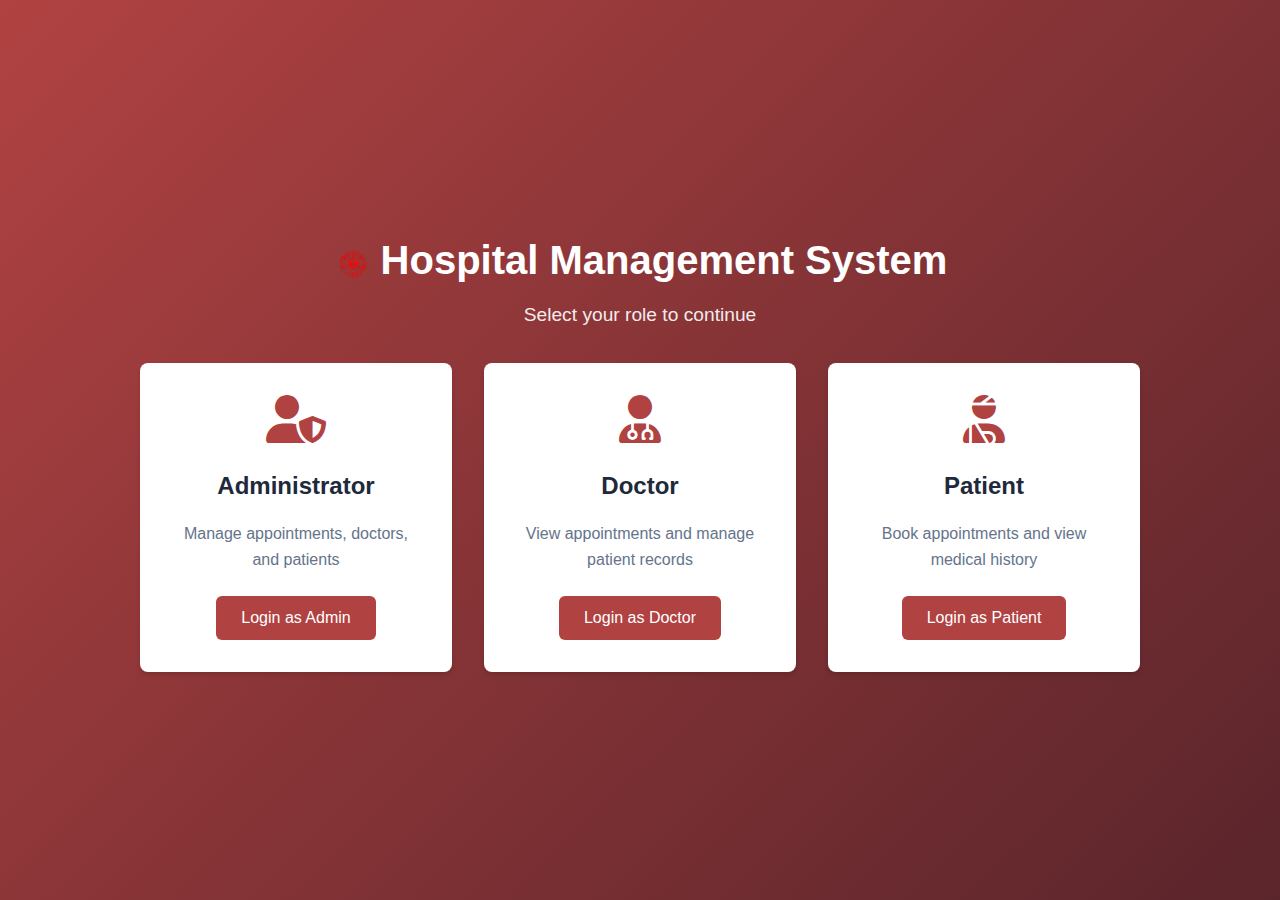
<file: index.html>
<!DOCTYPE html>
<html lang="en">
<head>
  <meta charset="UTF-8" />
  <meta name="viewport" content="width=device-width, initial-scale=1" />
  <title>Hospital Management System</title>
  <link rel="stylesheet" href="styles.css" />
  <link rel="stylesheet" href="https://cdnjs.cloudflare.com/ajax/libs/font-awesome/6.4.0/css/all.min.css">
</head>
<body>
  <div class="login-container">
    <div class="login-header">
      <div class="logo-container">
        <img src="logo.png" alt="Hospital Logo" class="logo" />
        <h1>Hospital Management System</h1>
      </div>
      <p>Select your role to continue</p>
    </div>
    <div class="login-options">
      <div class="login-option" data-role="admin">
        <i class="fas fa-user-shield"></i>
        <h3>Administrator</h3>
        <p>Manage appointments, doctors, and patients</p>
        <button class="btn btn-primary" onclick="location.href='admins/admin_dashboard.html'">Login as Admin</button>
      </div>
      <div class="login-option" data-role="doctor">
        <i class="fas fa-user-md"></i>
        <h3>Doctor</h3>
        <p>View appointments and manage patient records</p>
        <button class="btn btn-primary" onclick="location.href='doctors/doctor_portal.html'">Login as Doctor</button>
      </div>
      <div class="login-option" data-role="patient">
        <i class="fas fa-user-injured"></i>
        <h3>Patient</h3>
        <p>Book appointments and view medical history</p>
        <button class="btn btn-primary" onclick="location.href='patients/patient_portal.html'">Login as Patient</button>
      </div>
    </div>
  </div>

  <script src="script.js"></script>
</body>
</html>
</file>
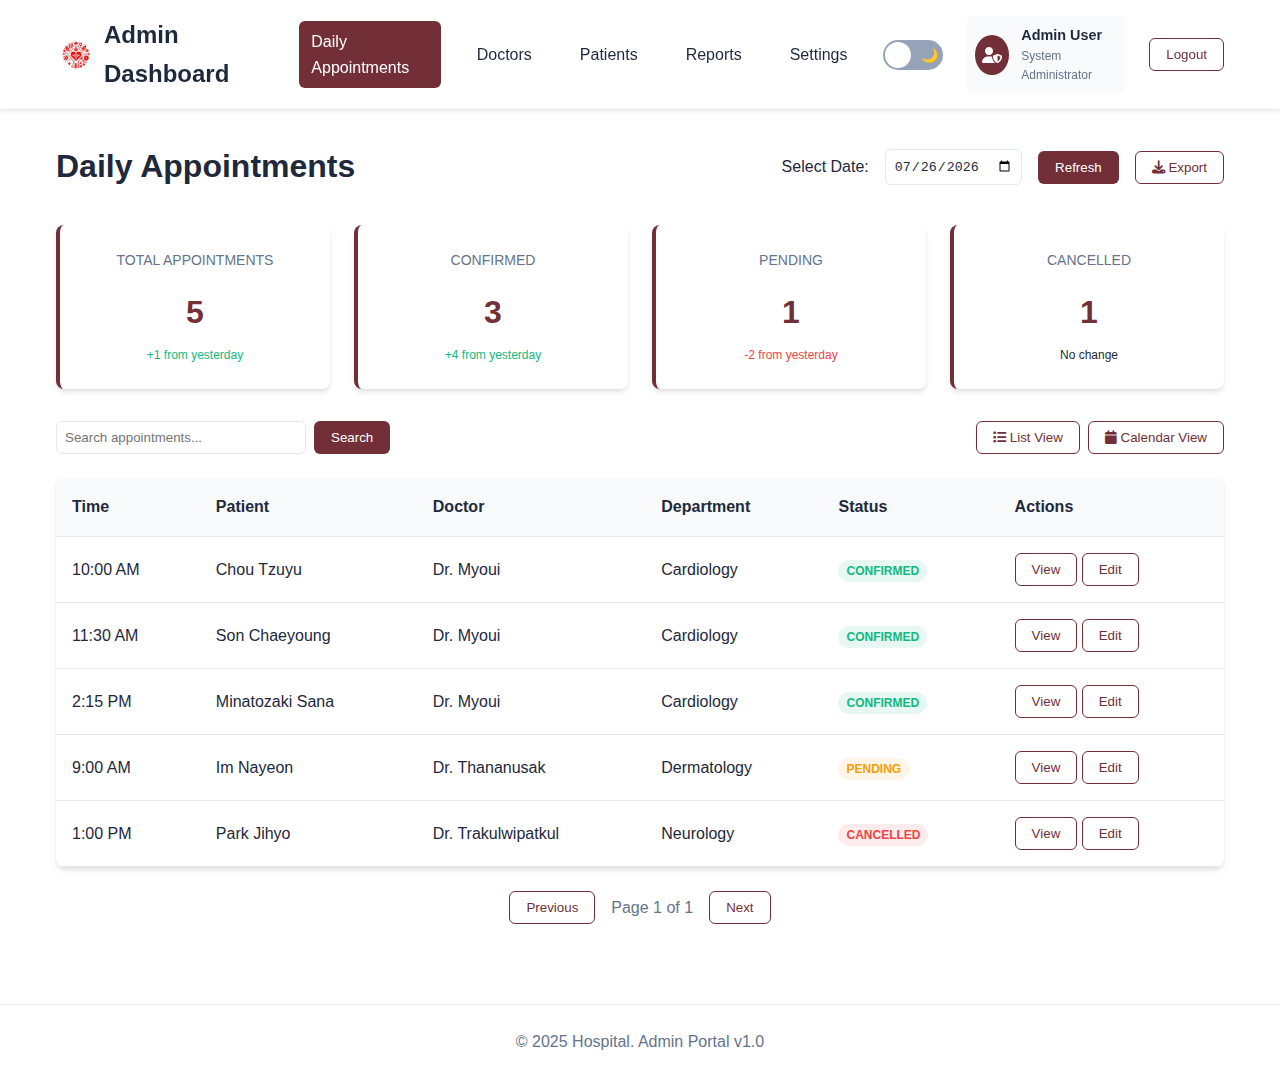
<file: admin_dashboard.html>
<!DOCTYPE html>
<html lang="en">
<head>
  <meta charset="UTF-8" />
  <meta name="viewport" content="width=device-width, initial-scale=1" />
  <title>Hospital - Admin Dashboard</title>
  <link rel="stylesheet" href="admin_styles.css" />
  <link rel="stylesheet" href="https://cdnjs.cloudflare.com/ajax/libs/font-awesome/6.4.0/css/all.min.css">
</head>
<body>
  <header>
    <div class="container header-container">
      <div class="logo-container">
        <img src="logo.png" alt="Hospital Logo" class="logo" />
        <h1>Admin Dashboard</h1>
      </div>
      <nav class="nav-desktop" aria-label="Primary navigation">
        <a href="#" class="nav-link active" data-page="daily-appointments" tabindex="0">Daily Appointments</a>
        <a href="#" class="nav-link" data-page="doctors-management" tabindex="0">Doctors</a>
        <a href="#" class="nav-link" data-page="patients-management" tabindex="0">Patients</a>
        <a href="#" class="nav-link" data-page="reports" tabindex="0">Reports</a>
        <a href="#" class="nav-link" data-page="system-settings" tabindex="0">Settings</a>
        <div class="dark-mode-toggle-wrapper" title="Toggle dark mode">
          <input type="checkbox" id="dark-mode-toggle" aria-label="Toggle dark mode" />
          <label for="dark-mode-toggle" class="dark-mode-label">
            <span class="sun" aria-hidden="true">☀️</span>
            <span class="moon" aria-hidden="true">🌙</span>
            <span class="toggle-ball"></span>
          </label>
        </div>
        <div class="admin-info">
          <div class="admin-avatar">
            <i class="fas fa-user-shield"></i>
          </div>
          <div class="admin-details">
            <span class="admin-name">Admin User</span>
            <span class="admin-role">System Administrator</span>
          </div>
        </div>
        <button id="logout-btn" class="btn btn-outline">Logout</button>
      </nav>
    </div>
  </header>

  <main id="main-content" tabindex="-1">
    <!-- Daily Appointments Page -->
    <section id="daily-appointments" class="page active">
      <div class="container">
        <div class="dashboard-header">
          <h1>Daily Appointments</h1>
          <div class="date-selector">
            <label for="appointment-date">Select Date:</label>
            <input type="date" id="appointment-date" value="2023-06-14">
            <button id="refresh-appointments" class="btn btn-primary">Refresh</button>
            <button id="export-appointments" class="btn btn-outline">
              <i class="fas fa-download"></i> Export
            </button>
          </div>
        </div>
        
        <div class="stats-grid">
          <div class="stat-card">
            <h3>Total Appointments</h3>
            <div class="stat-number" id="total-appointments">18</div>
            <div class="stat-change up">+2 from yesterday</div>
          </div>
          <div class="stat-card">
            <h3>Confirmed</h3>
            <div class="stat-number" id="confirmed-appointments">14</div>
            <div class="stat-change up">+3 from yesterday</div>
          </div>
          <div class="stat-card">
            <h3>Pending</h3>
            <div class="stat-number" id="pending-appointments">3</div>
            <div class="stat-change down">-1 from yesterday</div>
          </div>
          <div class="stat-card">
            <h3>Cancelled</h3>
            <div class="stat-number" id="cancelled-appointments">1</div>
            <div class="stat-change">No change</div>
          </div>
        </div>
        
        <div class="table-controls">
          <div class="search-box">
            <input type="text" placeholder="Search appointments..." class="search-input">
            <button class="btn btn-primary">Search</button>
          </div>
          <div class="view-options">
            <button class="btn btn-outline active" data-view="list">
              <i class="fas fa-list"></i> List View
            </button>
            <button class="btn btn-outline" data-view="calendar">
              <i class="fas fa-calendar"></i> Calendar View
            </button>
          </div>
        </div>
        
        <div class="appointments-table-container">
          <table class="appointments-table">
            <thead>
              <tr>
                <th>Time</th>
                <th>Patient</th>
                <th>Doctor</th>
                <th>Department</th>
                <th>Status</th>
                <th>Actions</th>
              </tr>
            </thead>
            <tbody id="appointments-body">
              <tr>
                <td>10:00 AM</td>
                <td>Chou Tzuyu</td>
                <td>Dr. Myoui</td>
                <td>Cardiology</td>
                <td><span class="status-badge status-confirmed">Confirmed</span></td>
                <td>
                  <button class="btn btn-outline view-appointment-btn" data-id="1001">View</button>
                  <button class="btn btn-outline edit-appointment-btn" data-id="1001">Edit</button>
                </td>
              </tr>
              <tr>
                <td>11:30 AM</td>
                <td>Son Chaeyoung</td>
                <td>Dr. Myoui</td>
                <td>Cardiology</td>
                <td><span class="status-badge status-confirmed">Confirmed</span></td>
                <td>
                  <button class="btn btn-outline view-appointment-btn" data-id="1002">View</button>
                  <button class="btn btn-outline edit-appointment-btn" data-id="1002">Edit</button>
                </td>
              </tr>
              <tr>
                <td>2:15 PM</td>
                <td>Minatozaki Sana</td>
                <td>Dr. Myoui</td>
                <td>Cardiology</td>
                <td><span class="status-badge status-confirmed">Confirmed</span></td>
                <td>
                  <button class="btn btn-outline view-appointment-btn" data-id="1003">View</button>
                  <button class="btn btn-outline edit-appointment-btn" data-id="1003">Edit</button>
                </td>
              </tr>
              <tr>
                <td>9:00 AM</td>
                <td>Im Nayeon</td>
                <td>Dr. Thananusak</td>
                <td>Dermatology</td>
                <td><span class="status-badge status-pending">Pending</span></td>
                <td>
                  <button class="btn btn-outline view-appointment-btn" data-id="1004">View</button>
                  <button class="btn btn-outline edit-appointment-btn" data-id="1004">Edit</button>
                </td>
              </tr>
              <tr>
                <td>1:00 PM</td>
                <td>Park Jihyo</td>
                <td>Dr. Trakulwipatkul</td>
                <td>Neurology</td>
                <td><span class="status-badge status-cancelled">Cancelled</span></td>
                <td>
                  <button class="btn btn-outline view-appointment-btn" data-id="1005">View</button>
                  <button class="btn btn-outline edit-appointment-btn" data-id="1005">Edit</button>
                </td>
              </tr>
            </tbody>
          </table>
        </div>
        
        <div class="pagination">
          <button class="btn btn-outline" disabled>Previous</button>
          <span class="page-info">Page 1 of 1</span>
          <button class="btn btn-outline" disabled>Next</button>
        </div>
      </div>
    </section>
    
    <!-- Doctors Management Page -->
    <section id="doctors-management" class="page">
      <div class="container">
        <h1>Doctors Management</h1>
        <div class="management-header">
          <button class="btn btn-primary" id="add-doctor-btn">
            <i class="fas fa-plus"></i> Add New Doctor
          </button>
          <div class="search-box">
            <input type="text" placeholder="Search doctors..." class="search-input">
            <button class="btn btn-primary">Search</button>
          </div>
        </div>
        
        <div class="doctors-grid">
          <div class="doctor-card">
            <div class="doctor-image">
              <i class="fas fa-user-md"></i>
            </div>
            <div class="doctor-info">
              <h3 class="doctor-name">Dr. Mina Myoui</h3>
              <div class="doctor-specialty">Cardiology</div>
              <div class="doctor-stats">
                <div class="stat">
                  <div class="stat-number">12</div>
                  <div class="stat-label">Years Exp.</div>
                </div>
                <div class="stat">
                  <div class="stat-number">142</div>
                  <div class="stat-label">This Month</div>
                </div>
                <div class="stat">
                  <div class="stat-number">96%</div>
                  <div class="stat-label">Satisfaction</div>
                </div>
              </div>
              <div class="doctor-actions">
                <button class="btn btn-outline">View Profile</button>
                <button class="btn btn-primary">Edit</button>
              </div>
            </div>
          </div>
          
          <div class="doctor-card">
            <div class="doctor-image">
              <i class="fas fa-user-md"></i>
            </div>
            <div class="doctor-info">
              <h3 class="doctor-name">Dr. Fahlada Thananusak</h3>
              <div class="doctor-specialty">Dermatology</div>
              <div class="doctor-stats">
                <div class="stat">
                  <div class="stat-number">8</div>
                  <div class="stat-label">Years Exp.</div>
                </div>
                <div class="stat">
                  <div class="stat-number">87</div>
                  <div class="stat-label">This Month</div>
                </div>
                <div class="stat">
                  <div class="stat-number">94%</div>
                  <div class="stat-label">Satisfaction</div>
                </div>
              </div>
              <div class="doctor-actions">
                <button class="btn btn-outline">View Profile</button>
                <button class="btn btn-primary">Edit</button>
              </div>
            </div>
          </div>
        </div>
      </div>
    </section>
    
    <!-- Patients Management Page -->
    <section id="patients-management" class="page">
      <div class="container">
        <h1>Patients Management</h1>
        <!-- Patients management content will go here -->
      </div>
    </section>
    
    <!-- Reports Page -->
    <section id="reports" class="page">
      <div class="container">
        <h1>Reports</h1>
        <!-- Reports content will go here -->
      </div>
    </section>
    
    <!-- System Settings Page -->
    <section id="system-settings" class="page">
      <div class="container">
        <h1>System Settings</h1>
        <!-- System settings content will go here -->
      </div>
    </section>
  </main>

  <footer>
    <div class="container footer-container">
      &copy; 2025 Hospital. Admin Portal v1.0
    </div>
  </footer>

  <script src="admin_script.js"></script>
</body>
</html>
</file>
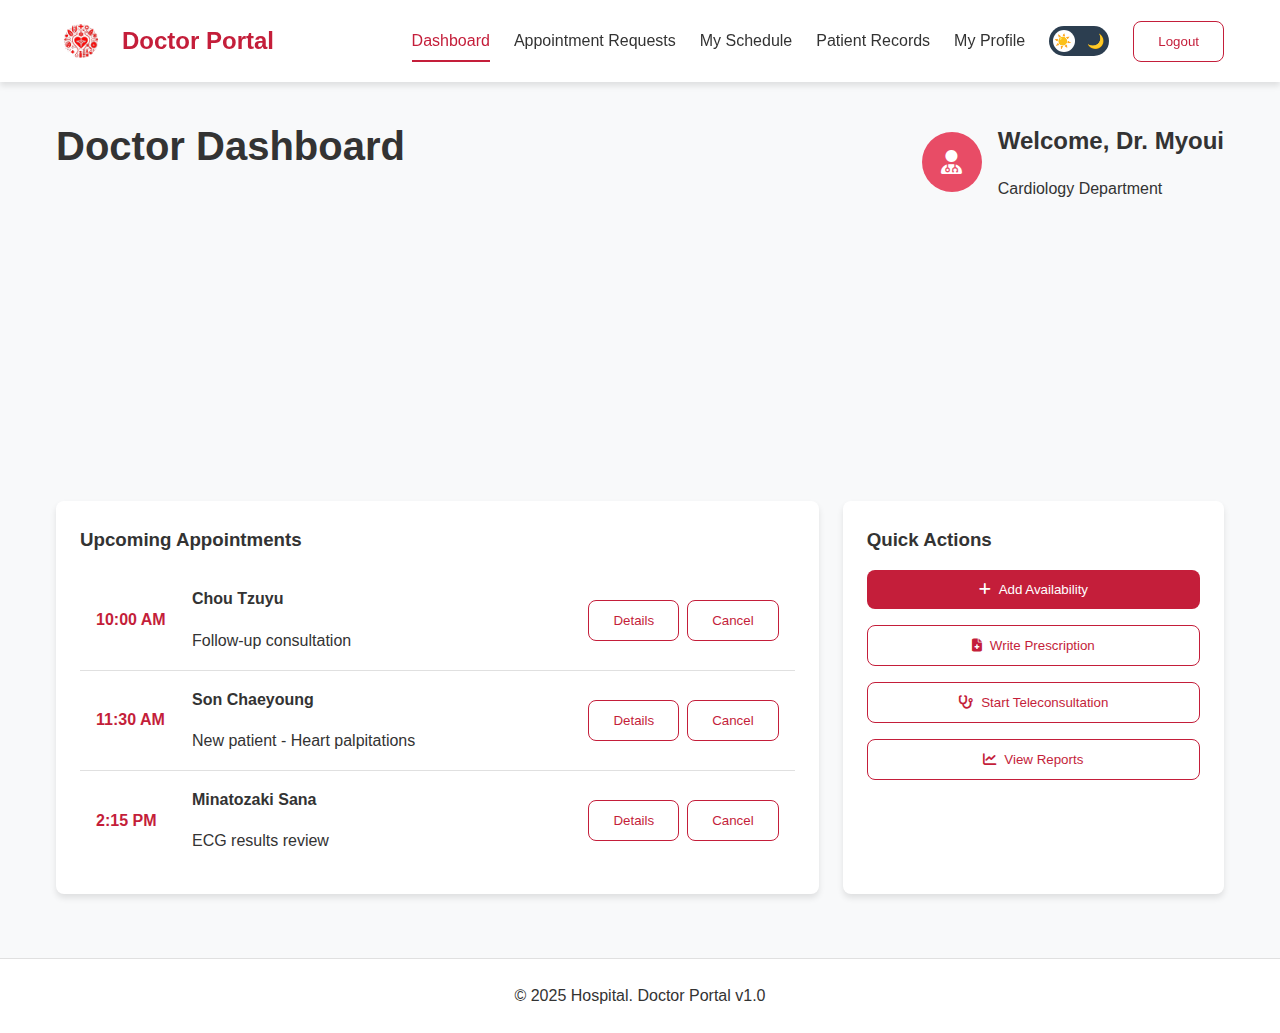
<file: doctor_portal.html>
<!DOCTYPE html>
<html lang="en">
<head>
  <meta charset="UTF-8" />
  <meta name="viewport" content="width=device-width, initial-scale=1" />
  <title>City Hospital - Doctor Portal</title>
  <link rel="stylesheet" href="doctor_styles.css" />
  <link rel="stylesheet" href="https://cdnjs.cloudflare.com/ajax/libs/font-awesome/6.4.0/css/all.min.css">
</head>
<body>
  <header>
    <div class="container header-container">
      <div class="logo-container">
        <img src="logo.png" alt="Hospital Logo" class="logo" />
        <h1>Doctor Portal</h1>
      </div>
      <nav class="nav-desktop" aria-label="Primary navigation">
        <a href="#" class="nav-link active" data-page="doctor-dashboard" tabindex="0">Dashboard</a>
        <a href="#" class="nav-link" data-page="appointment-requests" tabindex="0">Appointment Requests</a>
        <a href="#" class="nav-link" data-page="my-schedule" tabindex="0">My Schedule</a>
        <a href="#" class="nav-link" data-page="patient-records" tabindex="0">Patient Records</a>
        <a href="#" class="nav-link" data-page="doctor-profile" tabindex="0">My Profile</a>
        <div class="dark-mode-toggle-wrapper" title="Toggle dark mode">
          <input type="checkbox" id="dark-mode-toggle" aria-label="Toggle dark mode" />
          <label for="dark-mode-toggle" class="dark-mode-label">
            <span class="sun" aria-hidden="true">☀️</span>
            <span class="moon" aria-hidden="true">🌙</span>
            <span class="toggle-ball"></span>
          </label>
        </div>
        <button id="logout-btn" class="btn btn-outline">Logout</button>
      </nav>
      <button class="nav-icon" aria-label="Toggle navigation menu" aria-expanded="false" aria-controls="mobile-menu">
        <span class="hamburger"></span>
      </button>
    </div>
    <nav id="mobile-menu" class="nav-mobile" aria-label="Mobile navigation" hidden>
      <a href="#" class="nav-link active" data-page="doctor-dashboard">Dashboard</a>
      <a href="#" class="nav-link" data-page="appointment-requests">Appointment Requests</a>
      <a href="#" class="nav-link" data-page="my-schedule">My Schedule</a>
      <a href="#" class="nav-link" data-page="patient-records">Patient Records</a>
      <a href="#" class="nav-link" data-page="doctor-profile">My Profile</a>
      <div class="dark-mode-toggle-wrapper mobile" title="Toggle dark mode">
        <input type="checkbox" id="dark-mode-toggle-mobile" aria-label="Toggle dark mode" />
        <label for="dark-mode-toggle-mobile" class="dark-mode-label">
          <span class="sun" aria-hidden="true">☀️</span>
          <span class="moon" aria-hidden="true">🌙</span>
          <span class="toggle-ball"></span>
        </label>
      </div>
      <button id="logout-btn-mobile" class="btn btn-outline">Logout</button>
    </nav>
  </header>

  <main id="main-content" tabindex="-1">
    <!-- Doctor Dashboard Page -->
    <section id="doctor-dashboard" class="page active">
      <div class="container">
        <div class="dashboard-header">
          <h1>Doctor Dashboard</h1>
          <div class="doctor-welcome">
            <div class="doctor-avatar">
              <i class="fas fa-user-md"></i>
            </div>
            <div>
              <h2>Welcome, Dr. Myoui</h2>
              <p>Cardiology Department</p>
            </div>
          </div>
        </div>
        
        <div class="dashboard-grid">
          <div class="dashboard-card animated">
            <h3><i class="fas fa-calendar-check"></i> Today's Appointments</h3>
            <div class="stat-number">8</div>
            <p>You have 8 appointments scheduled for today</p>
            <button class="btn btn-primary" data-page="my-schedule">View Schedule</button>
          </div>
          
          <div class="dashboard-card animated" style="animation-delay: 0.2s;">
            <h3><i class="fas fa-clock"></i> Pending Requests</h3>
            <div class="stat-number">5</div>
            <p>5 appointment requests awaiting your approval</p>
            <button class="btn btn-primary" data-page="appointment-requests">Review Requests</button>
          </div>
          
          <div class="dashboard-card animated" style="animation-delay: 0.4s;">
            <h3><i class="fas fa-user-injured"></i> Patient Visits</h3>
            <div class="stat-number">142</div>
            <p>Total patients this month</p>
            <button class="btn btn-primary" data-page="patient-records">View Reports</button>
          </div>
        </div>
        
        <div class="dashboard-row">
          <div class="dashboard-card">
            <h3>Upcoming Appointments</h3>
            <div class="appointments-list">
              <div class="appointment-item" data-appointment-id="1001">
                <div class="appointment-time">10:00 AM</div>
                <div class="appointment-info">
                  <h4>Chou Tzuyu</h4>
                  <p>Follow-up consultation</p>
                </div>
                <div class="appointment-actions">
                  <button class="btn btn-outline view-details-btn">Details</button>
                  <button class="btn btn-outline cancel-appointment-btn">Cancel</button>
                </div>
              </div>
              
              <div class="appointment-item" data-appointment-id="1002">
                <div class="appointment-time">11:30 AM</div>
                <div class="appointment-info">
                  <h4>Son Chaeyoung</h4>
                  <p>New patient - Heart palpitations</p>
                </div>
                <div class="appointment-actions">
                  <button class="btn btn-outline view-details-btn">Details</button>
                  <button class="btn btn-outline cancel-appointment-btn">Cancel</button>
                </div>
              </div>
              
              <div class="appointment-item" data-appointment-id="1003">
                <div class="appointment-time">2:15 PM</div>
                <div class="appointment-info">
                  <h4>Minatozaki Sana</h4>
                  <p>ECG results review</p>
                </div>
                <div class="appointment-actions">
                  <button class="btn btn-outline view-details-btn">Details</button>
                  <button class="btn btn-outline cancel-appointment-btn">Cancel</button>
                </div>
              </div>
            </div>
          </div>
          
          <div class="dashboard-card">
            <h3>Quick Actions</h3>
            <div class="quick-actions">
              <button class="btn btn-primary" id="add-availability-btn"><i class="fas fa-plus"></i> Add Availability</button>
              <button class="btn btn-outline" id="write-prescription-btn"><i class="fas fa-file-medical"></i> Write Prescription</button>
              <button class="btn btn-outline" id="start-teleconsultation-btn"><i class="fas fa-stethoscope"></i> Start Teleconsultation</button>
              <button class="btn btn-outline" id="view-reports-btn"><i class="fas fa-chart-line"></i> View Reports</button>
            </div>
          </div>
        </div>
      </div>
    </section>
    
    <!-- Appointment Requests Page -->
    <section id="appointment-requests" class="page">
      <div class="container">
        <h1>Appointment Requests</h1>
        
        <div class="filters">
          <select class="filter-select">
            <option>All Requests</option>
            <option>New Patients</option>
            <option>Existing Patients</option>
            <option>Urgent</option>
          </select>
          
          <select class="filter-select">
            <option>Any Date</option>
            <option>Today</option>
            <option>This Week</option>
            <option>Next Week</option>
          </select>
        </div>
        
        <div class="requests-container">
          <div class="request-card" data-request-id="2001">
            <div class="request-info">
              <h3>Im Nayeon</h3>
              <p><strong>Reason:</strong> Chest pain and shortness of breath</p>
              <p><strong>Preferred Date:</strong> Tomorrow, 10:00 AM</p>
              <p><strong>Type:</strong> New Patient</p>
              <span class="request-status status-urgent">Urgent</span>
            </div>
            <div class="request-actions">
              <button class="btn btn-primary approve-btn">Approve</button>
              <button class="btn btn-outline reschedule-btn">Reschedule</button>
              <button class="btn btn-outline decline-btn">Decline</button>
            </div>
          </div>
          
          <div class="request-card" data-request-id="2002">
            <div class="request-info">
              <h3>Park Jihyo</h3>
              <p><strong>Reason:</strong> Routine cardiac checkup</p>
              <p><strong>Preferred Date:</strong> June 20, 2:30 PM</p>
              <p><strong>Type:</strong> Existing Patient</p>
              <span class="request-status status-new">New</span>
            </div>
            <div class="request-actions">
              <button class="btn btn-primary approve-btn">Approve</button>
              <button class="btn btn-outline reschedule-btn">Reschedule</button>
              <button class="btn btn-outline decline-btn">Decline</button>
            </div>
          </div>
          
          <div class="request-card" data-request-id="2003">
            <div class="request-info">
              <h3>Kim Dahyun</h3>
              <p><strong>Reason:</strong> Follow-up on medication</p>
              <p><strong>Preferred Date:</strong> June 18, 4:00 PM</p>
              <p><strong>Type:</strong> Existing Patient</p>
              <span class="request-status status-new">New</span>
            </div>
            <div class="request-actions">
              <button class="btn btn-primary approve-btn">Approve</button>
              <button class="btn btn-outline reschedule-btn">Reschedule</button>
              <button class="btn btn-outline decline-btn">Decline</button>
            </div>
          </div>
        </div>
      </div>
    </section>
    
    <!-- My Schedule Page -->
    <section id="my-schedule" class="page">
      <div class="container">
        <div class="schedule-header">
          <h1>My Schedule</h1>
          <div class="schedule-controls">
            <button class="btn btn-outline prev-week-btn"><i class="fas fa-chevron-left"></i></button>
            <span class="current-week">June 12 - June 18, 2023</span>
            <button class="btn btn-outline next-week-btn"><i class="fas fa-chevron-right"></i></button>
            <button class="btn btn-primary" id="add-blockout-btn"><i class="fas fa-plus"></i> Add Blockout</button>
          </div>
        </div>
        
        <div class="calendar-view">
          <div class="calendar-header">
            <div class="time-column">Time</div>
            <div class="day-column">Mon<br>Jun 12</div>
            <div class="day-column">Tue<br>Jun 13</div>
            <div class="day-column">Wed<br>Jun 14</div>
            <div class="day-column">Thu<br>Jun 15</div>
            <div class="day-column">Fri<br>Jun 16</div>
          </div>
          
          <div class="calendar-body">
            <div class="time-slot">
              <div class="time-label">8:00 AM</div>
              <div class="day-cell"></div>
              <div class="day-cell"></div>
              <div class="day-cell appointment" data-appointment-id="1001">
                <div class="appointment-badge">Chou Tzuyu</div>
              </div>
              <div class="day-cell"></div>
              <div class="day-cell"></div>
            </div>
            
            <div class="time-slot">
              <div class="time-label">9:00 AM</div>
              <div class="day-cell"></div>
              <div class="day-cell appointment" data-appointment-id="1002">
                <div class="appointment-badge">Son Chaeyoung</div>
              </div>
              <div class="day-cell"></div>
              <div class="day-cell appointment" data-appointment-id="1004">
                <div class="appointment-badge">Minatozaki Sana</div>
              </div>
              <div class="day-cell"></div>
            </div>
            
            <div class="time-slot">
              <div class="time-label">10:00 AM</div>
              <div class="day-cell unavailable">
                <div class="unavailable-badge">Surgery</div>
              </div>
              <div class="day-cell"></div>
              <div class="day-cell"></div>
              <div class="day-cell"></div>
              <div class="day-cell"></div>
            </div>
            
            <div class="time-slot">
              <div class="time-label">11:00 AM</div>
              <div class="day-cell unavailable">
                <div class="unavailable-badge">Surgery</div>
              </div>
              <div class="day-cell"></div>
              <div class="day-cell appointment" data-appointment-id="1005">
                <div class="appointment-badge">Park Jihyo</div>
              </div>
              <div class="day-cell"></div>
              <div class="day-cell"></div>
            </div>
            
            <div class="time-slot">
              <div class="time-label">12:00 PM</div>
              <div class="day-cell unavailable">
                <div class="unavailable-badge">Lunch</div>
              </div>
              <div class="day-cell unavailable">
                <div class="unavailable-badge">Lunch</div>
              </div>
              <div class="day-cell unavailable">
                <div class="unavailable-badge">Lunch</div>
              </div>
              <div class="day-cell unavailable">
                <div class="unavailable-badge">Lunch</div>
              </div>
              <div class="day-cell unavailable">
                <div class="unavailable-badge">Lunch</div>
              </div>
            </div>
            
            <div class="time-slot">
              <div class="time-label">1:00 PM</div>
              <div class="day-cell"></div>
              <div class="day-cell appointment" data-appointment-id="1006">
                <div class="appointment-badge">Im Nayeon</div>
              </div>
              <div class="day-cell"></div>
              <div class="day-cell"></div>
              <div class="day-cell"></div>
            </div>
            
            <div class="time-slot">
              <div class="time-label">2:00 PM</div>
              <div class="day-cell"></div>
              <div class="day-cell"></div>
              <div class="day-cell appointment" data-appointment-id="1007">
                <div class="appointment-badge">Kim Dahyun</div>
              </div>
              <div class="day-cell"></div>
              <div class="day-cell"></div>
            </div>
            
            <div class="time-slot">
              <div class="time-label">3:00 PM</div>
              <div class="day-cell"></div>
              <div class="day-cell"></div>
              <div class="day-cell"></div>
              <div class="day-cell"></div>
              <div class="day-cell unavailable">
                <div class="unavailable-badge">Conference</div>
              </div>
            </div>
            
            <div class="time-slot">
              <div class="time-label">4:00 PM</div>
              <div class="day-cell"></div>
              <div class="day-cell"></div>
              <div class="day-cell"></div>
              <div class="day-cell"></div>
              <div class="day-cell unavailable">
                <div class="unavailable-badge">Conference</div>
              </div>
            </div>
          </div>
        </div>
      </div>
    </section>
    
    <!-- Patient Records Page -->
    <section id="patient-records" class="page">
      <div class="container">
        <h1>Patient Records</h1>
        
        <div class="search-container">
          <div class="search-box">
            <input type="text" class="search-input" placeholder="Search patients by name, ID, or condition">
            <button class="btn btn-primary">Search</button>
          </div>
        </div>
        
        <div class="patients-container">
          <div class="patient-card" data-patient-id="3001">
            <div class="patient-header">
              <div class="patient-avatar">
                <i class="fas fa-user"></i>
              </div>
              <div class="patient-info">
                <h3>Chou Tzuyu</h3>
                <p>ID: P12345 • Age: 28 • Last visit: June 10, 2023</p>
              </div>
            </div>
            <div class="patient-details">
              <div class="detail-item">
                <span class="detail-label">Condition:</span>
                <span>Hypertension, Coronary Artery Disease</span>
              </div>
              <div class="detail-item">
                <span class="detail-label">Medications:</span>
                <span>Lisinopril 10mg, Atorvastatin 20mg, Aspirin 81mg</span>
              </div>
              <div class="detail-item">
                <span class="detail-label">Next Appointment:</span>
                <span>June 14, 2023 at 8:00 AM</span>
              </div>
            </div>
            <div class="patient-actions">
              <button class="btn btn-outline view-history-btn">View Full History</button>
              <button class="btn btn-primary add-notes-btn">Add Notes</button>
              <button class="btn btn-primary write-prescription-btn">Write Prescription</button>
            </div>
          </div>
          
          <div class="patient-card" data-patient-id="3002">
            <div class="patient-header">
              <div class="patient-avatar">
                <i class="fas fa-user"></i>
              </div>
              <div class="patient-info">
                <h3>Son Chaeyoung</h3>
                <p>ID: P12346 • Age: 25 • Last visit: June 5, 2023</p>
              </div>
            </div>
            <div class="patient-details">
              <div class="detail-item">
                <span class="detail-label">Condition:</span>
                <span>Heart Palpitations, Mitral Valve Prolapse</span>
              </div>
              <div class="detail-item">
                <span class="detail-label">Medications:</span>
                <span>Metoprolol 25mg, Magnesium Supplement</span>
              </div>
              <div class="detail-item">
                <span class="detail-label">Next Appointment:</span>
                <span>June 13, 2023 at 11:30 AM</span>
              </div>
            </div>
            <div class="patient-actions">
              <button class="btn btn-outline view-history-btn">View Full History</button>
              <button class="btn btn-primary add-notes-btn">Add Notes</button>
              <button class="btn btn-primary write-prescription-btn">Write Prescription</button>
            </div>
          </div>

          <div class="patient-card" data-patient-id="3003">
            <div class="patient-header">
              <div class="patient-avatar">
                <i class="fas fa-user"></i>
              </div>
              <div class="patient-info">
                <h3>Minatozaki Sana</h3>
                <p>ID: P12347 • Age: 30 • Last visit: June 8, 2023</p>
              </div>
            </div>
            <div class="patient-details">
              <div class="detail-item">
                <span class="detail-label">Condition:</span>
                <span>Arrhythmia, High Cholesterol</span>
              </div>
              <div class="detail-item">
                <span class="detail-label">Medications:</span>
                <span>Amiodarone 200mg, Rosuvastatin 10mg</span>
              </div>
              <div class="detail-item">
                <span class="detail-label">Next Appointment:</span>
                <span>June 15, 2023 at 2:15 PM</span>
              </div>
            </div>
            <div class="patient-actions">
              <button class="btn btn-outline view-history-btn">View Full History</button>
              <button class="btn btn-primary add-notes-btn">Add Notes</button>
              <button class="btn btn-primary write-prescription-btn">Write Prescription</button>
            </div>
          </div>
        </div>
      </div>
    </section>
    
    <!-- Doctor Profile Page -->
    <section id="doctor-profile" class="page">
      <div class="container">
        <h1>My Profile</h1>
        
        <div class="profile-container">
          <div class="profile-sidebar">
            <div class="profile-card">
              <div class="profile-avatar-large">
                <i class="fas fa-user-md"></i>
              </div>
              <h2>Dr. Mina Myoui</h2>
              <p>Cardiologist</p>
              <p>MD, FACC</p>
              <div class="profile-stats">
                <div class="stat">
                  <div class="stat-number">12</div>
                  <div class="stat-label">Years Experience</div>
                </div>
                <div class="stat">
                  <div class="stat-number">1,240</div>
                  <div class="stat-label">Patients Treated</div>
                </div>
              </div>
            </div>
          </div>
          
          <div class="profile-content">
            <div class="profile-section">
              <h3>Professional Information</h3>
              <div class="info-grid">
                <div class="info-item">
                  <label>Specialization</label>
                  <p>Cardiology</p>
                </div>
                <div class="info-item">
                  <label>Department</label>
                  <p>Cardiology</p>
                </div>
                <div class="info-item">
                  <label>Medical License</label>
                  <p>MED123456789</p>
                </div>
                <div class="info-item">
                  <label>Years of Experience</label>
                  <p>12</p>
                </div>
                <div class="info-item">
                  <label>Education</label>
                  <p>MD - Harvard Medical School</p>
                </div>
                <div class="info-item">
                  <label>Board Certification</label>
                  <p>European Board of Cardiology</p>
                </div>
              </div>
            </div>
            
            <div class="profile-section">
              <h3>Contact Information</h3>
              <div class="info-grid">
                <div class="info-item">
                  <label>Email</label>
                  <p>minamyoui@hospital.com</p>
                </div>
                <div class="info-item">
                  <label>Phone</label>
                  <p>(555) 123-4567</p>
                </div>
                <div class="info-item">
                  <label>Office</label>
                  <p>Main Building, Room 304</p>
                </div>
              </div>
            </div>
            
            <div class="profile-section">
              <h3>Working Hours</h3>
              <div class="schedule-table">
                <div class="schedule-row">
                  <div class="day">Monday</div>
                  <div class="hours">8:00 AM - 5:00 PM</div>
                </div>
                <div class="schedule-row">
                  <div class="day">Tuesday</div>
                  <div class="hours">8:00 AM - 5:00 PM</div>
                </div>
                <div class="schedule-row">
                  <div class="day">Wednesday</div>
                  <div class="hours">8:00 AM - 5:00 PM</div>
                </div>
                <div class="schedule-row">
                  <div class="day">Thursday</div>
                  <div class="hours">8:00 AM - 5:00 PM</div>
                </div>
                <div class="schedule-row">
                  <div class="day">Friday</div>
                  <div class="hours">8:00 AM - 3:00 PM</div>
                </div>
                <div class="schedule-row">
                  <div class="day">Saturday</div>
                  <div class="hours">Not available</div>
                </div>
                <div class="schedule-row">
                  <div class="day">Sunday</div>
                  <div class="hours">Not available</div>
                </div>
              </div>
            </div>
            
            <div class="profile-actions">
              <button class="btn btn-primary">Edit Profile</button>
              <button class="btn btn-outline">Change Password</button>
            </div>
          </div>
        </div>
      </div>
    </section>
  </main>

  <footer>
    <div class="container footer-container">
      &copy; 2025 Hospital. Doctor Portal v1.0
    </div>
  </footer>

  <!-- Prescription Modal -->
  <div id="prescription-modal" class="modal">
    <div class="modal-content">
      <div class="modal-header">
        <h2>Write Prescription</h2>
        <span class="close-modal">&times;</span>
      </div>
      <div class="modal-body">
        <div class="patient-info">
          <h3>Patient: <span id="prescription-patient-name"></span></h3>
        </div>
        <form id="prescription-form">
          <div id="prescription-items">
            <!-- Prescription items will be added here dynamically -->
          </div>
          <button type="button" id="add-prescription-item" class="btn btn-outline" style="margin-bottom: 1.5rem;">
            <i class="fas fa-plus"></i> Add Another Medication
          </button>
          <div class="form-group">
            <label for="prescription-instructions" class="form-label">Additional Instructions</label>
            <textarea id="prescription-instructions" class="form-textarea" placeholder="Enter any additional instructions for the patient"></textarea>
          </div>
          <div class="modal-footer">
            <button type="button" class="btn btn-outline close-modal-btn">Cancel</button>
            <button type="submit" class="btn btn-primary">Save Prescription</button>
          </div>
        </form>
      </div>
    </div>
  </div>

  <!-- Cancel Appointment Modal -->
  <div id="cancel-modal" class="modal">
    <div class="modal-content">
      <div class="modal-header">
        <h2>Cancel Appointment</h2>
        <span class="close-modal">&times;</span>
      </div>
      <div class="modal-body">
        <div class="patient-info">
          <h3>Patient: <span id="cancel-patient-name"></span></h3>
          <p>Appointment Time: <span id="cancel-appointment-time"></span></p>
        </div>
        <form id="cancel-form">
          <input type="hidden" id="cancel-appointment-id">
          <div class="form-group">
            <label for="cancel-reason" class="form-label">Reason for Cancellation</label>
            <textarea id="cancel-reason" class="form-textarea" placeholder="Please provide a reason for cancelling this appointment" required></textarea>
          </div>
          <div class="modal-footer">
            <button type="button" class="btn btn-outline close-modal-btn">Cancel</button>
            <button type="submit" class="btn btn-primary">Confirm Cancellation</button>
          </div>
        </form>
      </div>
    </div>
  </div>

  <!-- Reschedule Modal -->
  <div id="reschedule-modal" class="modal">
    <div class="modal-content">
      <div class="modal-header">
        <h2>Reschedule Appointment</h2>
        <span class="close-modal">&times;</span>
      </div>
      <div class="modal-body">
        <div class="reschedule-details">
          <p><strong>Patient:</strong> <span id="reschedule-patient-name"></span></p>
          <p><strong>Current Appointment:</strong> <span id="reschedule-current-date"></span></p>
        </div>
        <form id="reschedule-form">
          <div class="form-row">
            <div class="form-group">
              <label for="reschedule-date" class="form-label">New Date</label>
              <input type="date" id="reschedule-date" class="form-input" required>
            </div>
            <div class="form-group">
              <label for="reschedule-time" class="form-label">New Time</label>
              <select id="reschedule-time" class="form-select" required>
                <option value="">Select Time</option>
                <option value="09:00">09:00 AM</option>
                <option value="10:00">10:00 AM</option>
                <option value="11:00">11:00 AM</option>
                <option value="13:00">01:00 PM</option>
                <option value="14:00">02:00 PM</option>
                <option value="15:00">03:00 PM</option>
                <option value="16:00">04:00 PM</option>
              </select>
            </div>
          </div>
          <div class="form-group">
            <label for="reschedule-reason" class="form-label">Reason for Rescheduling (Optional)</label>
            <textarea id="reschedule-reason" class="form-textarea" placeholder="Please provide a reason for rescheduling"></textarea>
          </div>
          <div class="modal-footer">
            <button type="button" class="btn btn-outline close-modal-btn">Cancel</button>
            <button type="submit" class="btn btn-primary">Reschedule Appointment</button>
          </div>
        </form>
      </div>
    </div>
  </div>

  <!-- Confirm Appointment Modal -->
  <div id="confirm-modal" class="modal">
    <div class="modal-content">
      <div class="modal-header">
        <h2>Confirm Appointment</h2>
        <span class="close-modal">&times;</span>
      </div>
      <div class="modal-body">
        <div class="confirm-details">
          <div class="confirm-icon">
            <i class="fas fa-calendar-check"></i>
          </div>
          <h3>Confirm Appointment</h3>
          <p>Please confirm the appointment with <strong id="confirm-patient-name"></strong></p>
          <p>Scheduled for: <strong id="confirm-appointment-time"></strong></p>
        </div>
        <form id="confirm-form">
          <div class="form-group">
            <label for="confirm-notes" class="form-label">Additional Notes (Optional)</label>
            <textarea id="confirm-notes" class="form-textarea" placeholder="Add any additional notes for this appointment"></textarea>
          </div>
          <div class="confirm-actions">
            <button type="button" class="btn btn-outline close-modal-btn">Cancel</button>
            <button type="submit" class="btn btn-primary">Confirm Appointment</button>
          </div>
        </form>
      </div>
    </div>
  </div>

  <div id="notification" class="notification"></div>

  <script src="doctor_script.js"></script>
</body>
</html>
</file>
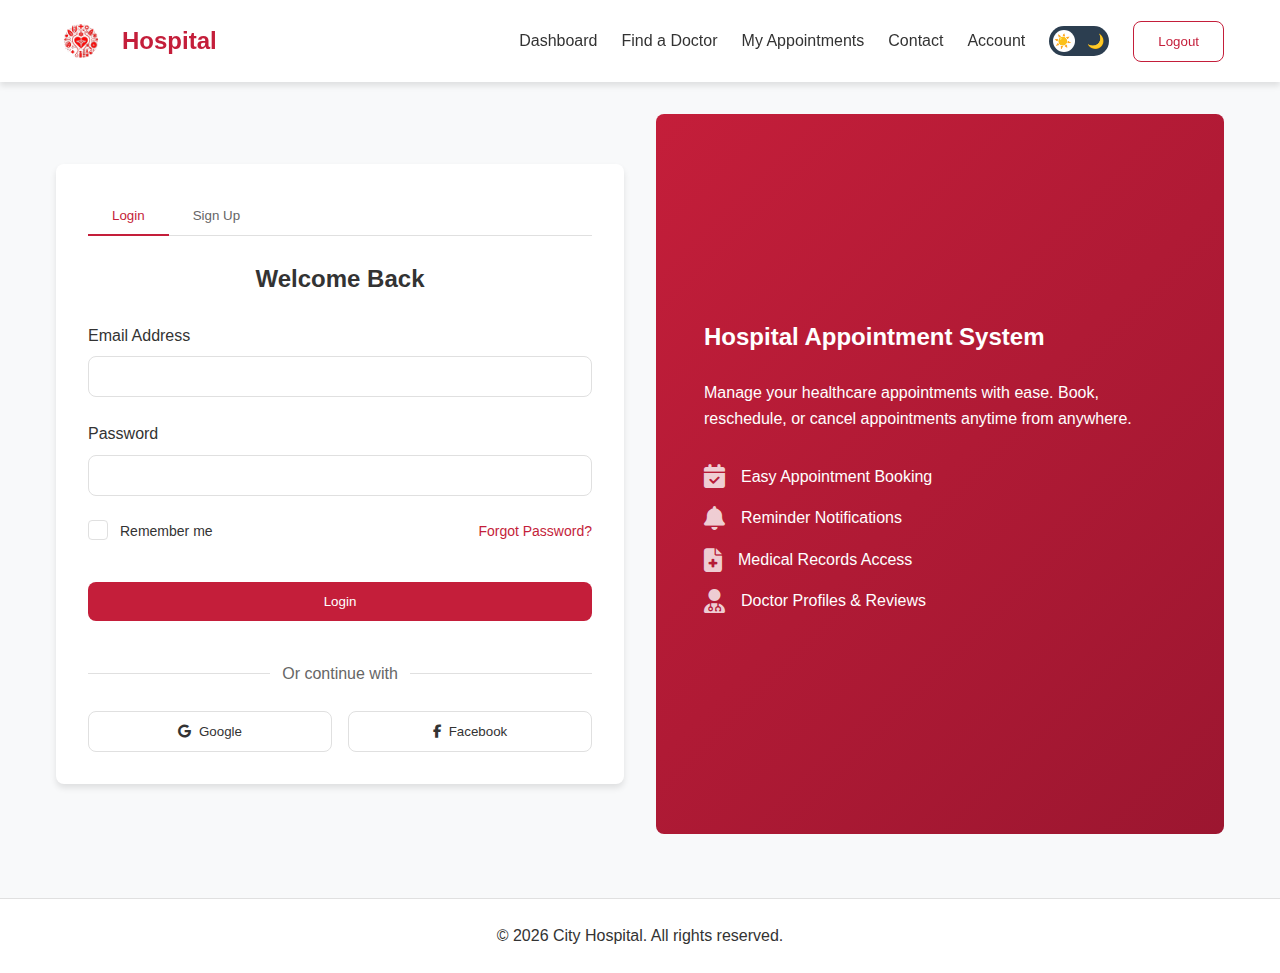
<file: patient_portal.html>
<!DOCTYPE html>
<html lang="en">
<head>
  <meta charset="UTF-8" />
  <meta name="viewport" content="width=device-width, initial-scale=1" />
  <title>Hospital</title>
  <link rel="stylesheet" href="patient_styles.css" />
  <link rel="stylesheet" href="https://cdnjs.cloudflare.com/ajax/libs/font-awesome/6.4.0/css/all.min.css">
</head>
<body>
  <header>
    <div class="container header-container">
      <div class="logo-container">
        <img src="logo.png" alt="Hospital Logo" class="logo" />
        <h1>Hospital</h1>
      </div>
      <nav class="nav-desktop" aria-label="Primary navigation">
        <a href="#" class="nav-link active" data-page="dashboard" tabindex="0">Dashboard</a>
        <a href="#" class="nav-link" data-page="find-doctor" tabindex="0">Find a Doctor</a>
        <a href="#" class="nav-link" data-page="appointments" tabindex="0">My Appointments</a>
        <a href="#" class="nav-link" data-page="contact" tabindex="0">Contact</a>
        <a href="#" class="nav-link" data-page="account" tabindex="0">Account</a>
        <div class="dark-mode-toggle-wrapper" title="Toggle dark mode">
          <input type="checkbox" id="dark-mode-toggle" aria-label="Toggle dark mode" />
          <label for="dark-mode-toggle" class="dark-mode-label">
            <span class="sun" aria-hidden="true">☀️</span>
            <span class="moon" aria-hidden="true">🌙</span>
            <span class="toggle-ball"></span>
          </label>
        </div>
        <button id="logout-btn" class="btn btn-outline">Logout</button>
      </nav>
      <button class="nav-icon" aria-label="Toggle navigation menu" aria-expanded="false" aria-controls="mobile-menu">
        <span class="hamburger"></span>
      </button>
    </div>
    <nav id="mobile-menu" class="nav-mobile" aria-label="Mobile navigation" hidden>
      <a href="#" class="nav-link active" data-page="dashboard">Dashboard</a>
      <a href="#" class="nav-link" data-page="find-doctor">Find a Doctor</a>
      <a href="#" class="nav-link" data-page="appointments">My Appointments</a>
      <a href="#" class="nav-link" data-page="contact">Contact</a>
      <a href="#" class="nav-link" data-page="account">Account</a>
      <div class="dark-mode-toggle-wrapper mobile" title="Toggle dark mode">
        <input type="checkbox" id="dark-mode-toggle-mobile" aria-label="Toggle dark mode" />
        <label for="dark-mode-toggle-mobile" class="dark-mode-label">
          <span class="sun" aria-hidden="true">☀️</span>
          <span class="moon" aria-hidden="true">🌙</span>
          <span class="toggle-ball"></span>
        </label>
      </div>
      <button id="logout-btn-mobile" class="btn btn-outline">Logout</button>
    </nav>
  </header>

  <main id="main-content" tabindex="-1">
    <!-- Login/Signup Page -->
    <section id="auth" class="page active">
      <div class="container">
        <div class="auth-container">
          <div class="auth-form-container">
            <div class="auth-tabs">
              <button class="auth-tab active" data-tab="login">Login</button>
              <button class="auth-tab" data-tab="signup">Sign Up</button>
            </div>
            
            <form id="login-form" class="auth-form active">
              <h2>Welcome Back</h2>
              <div class="form-group">
                <label for="login-email" class="form-label">Email Address</label>
                <input type="email" id="login-email" class="form-input" required>
              </div>
              
              <div class="form-group">
                <label for="login-password" class="form-label">Password</label>
                <input type="password" id="login-password" class="form-input" required>
              </div>
              
              <div class="form-group remember-forgot">
                <label class="checkbox-label">
                  <input type="checkbox" id="remember-me">
                  <span class="checkmark"></span>
                  Remember me
                </label>
                <a href="#" class="forgot-password">Forgot Password?</a>
              </div>
              
              <button type="submit" class="btn btn-primary auth-btn">Login</button>
              
              <div class="auth-divider">
                <span>Or continue with</span>
              </div>
              
              <div class="social-auth">
                <button type="button" class="btn btn-social google-btn">
                  <i class="fab fa-google"></i> Google
                </button>
                <button type="button" class="btn btn-social facebook-btn">
                  <i class="fab fa-facebook-f"></i> Facebook
                </button>
              </div>
            </form>
            
            <form id="signup-form" class="auth-form">
              <h2>Create Account</h2>
              <div class="form-group">
                <label for="signup-name" class="form-label">Full Name</label>
                <input type="text" id="signup-name" class="form-input" required>
              </div>
              
              <div class="form-group">
                <label for="signup-email" class="form-label">Email Address</label>
                <input type="email" id="signup-email" class="form-input" required>
              </div>
              
              <div class="form-group">
                <label for="signup-password" class="form-label">Password</label>
                <input type="password" id="signup-password" class="form-input" required>
              </div>
              
              <div class="form-group">
                <label for="signup-confirm-password" class="form-label">Confirm Password</label>
                <input type="password" id="signup-confirm-password" class="form-input" required>
              </div>
              
              <div class="form-group">
                <label class="checkbox-label">
                  <input type="checkbox" id="terms-agree" required>
                  <span class="checkmark"></span>
                  I agree to the <a href="#">Terms of Service</a> and <a href="#">Privacy Policy</a>
                </label>
              </div>
              
              <button type="submit" class="btn btn-primary auth-btn">Create Account</button>
              
              <div class="auth-divider">
                <span>Or continue with</span>
              </div>
              
              <div class="social-auth">
                <button type="button" class="btn btn-social google-btn">
                  <i class="fab fa-google"></i> Google
                </button>
                <button type="button" class="btn btn-social facebook-btn">
                  <i class="fab fa-facebook-f"></i> Facebook
                </button>
              </div>
            </form>
          </div>
          
          <div class="auth-welcome">
            <div class="welcome-content">
              <h2>Hospital Appointment System</h2>
              <p>Manage your healthcare appointments with ease. Book, reschedule, or cancel appointments anytime from anywhere.</p>
              <div class="features-list">
                <div class="feature-item">
                  <i class="fas fa-calendar-check"></i>
                  <span>Easy Appointment Booking</span>
                </div>
                <div class="feature-item">
                  <i class="fas fa-bell"></i>
                  <span>Reminder Notifications</span>
                </div>
                <div class="feature-item">
                  <i class="fas fa-file-medical"></i>
                  <span>Medical Records Access</span>
                </div>
                <div class="feature-item">
                  <i class="fas fa-user-md"></i>
                  <span>Doctor Profiles & Reviews</span>
                </div>
              </div>
            </div>
          </div>
        </div>
      </div>
    </section>
    
    <!-- Dashboard Page -->
    <section id="dashboard" class="page">
      <div class="container">
        <h1>Dashboard</h1>
        <div class="dashboard-grid">
          <div class="dashboard-card animated">
            <h3>Upcoming Appointments</h3>
            <ul class="appointment-list">
              <li class="appointment-item">
                <div class="appointment-info">
                  <div class="appointment-time">Today, 2:30 PM</div>
                  <div>Dr. Mina Myoui - Cardiology</div>
                </div>
                <div class="appointment-actions">
                  <button class="btn btn-outline">Cancel</button>
                </div>
              </li>
              <li class="appointment-item">
                <div class="appointment-info">
                  <div class="appointment-time">Tomorrow, 10:00 AM</div>
                  <div>Dr. Fahlada Thananusak - Dermatology</div>
                </div>
                <div class="appointment-actions">
                  <button class="btn btn-outline">Cancel</button>
                </div>
              </li>
            </ul>
          </div>
          
          <div class="dashboard-card animated" style="animation-delay: 0.2s;">
            <h3>Quick Actions</h3>
            <div style="display: flex; flex-direction: column; gap: 1rem;">
              <button class="btn btn-primary float" id="book-appointment-btn">Book New Appointment</button>
              <button class="btn btn-outline">View Medical Records</button>
              <button class="btn btn-outline">Request Prescription</button>
            </div>
          </div>
          
          <div class="dashboard-card animated" style="animation-delay: 0.4s;">
            <h3>Health Summary</h3>
            <div style="text-align: center;">
              <div style="font-size: 2rem; color: #c41e3a; margin: 1rem 0;">72%</div>
              <div>Overall Health Score</div>
              <div style="height: 10px; background: #eee; border-radius: 5px; margin: 1rem 0;">
                <div style="width: 72%; height: 100%; background: #c41e3a; border-radius: 5px;"></div>
              </div>
            </div>
          </div>
        </div>
        
        <div class="dashboard-card animated" style="animation-delay: 0.6s;">
          <h3>Recent Activities</h3>
          <ul class="appointment-list">
            <li class="appointment-item">
              <div class="appointment-info">
                <div>Appointment with Dr. Trakulwipatkul confirmed</div>
                <div style="font-size: 0.875rem; color: #666;">2 days ago</div>
              </div>
            </li>
            <li class="appointment-item">
              <div class="appointment-info">
                <div>Medical records updated</div>
                <div style="font-size: 0.875rem; color: #666;">5 days ago</div>
              </div>
            </li>
            <li class="appointment-item">
              <div class="appointment-info">
                <div>Prescription refill requested</div>
                <div style="font-size: 0.875rem; color: #666;">1 week ago</div>
              </div>
            </li>
          </ul>
        </div>
      </div>
    </section>
    
    <!-- Find Doctor Page -->
    <section id="find-doctor" class="page">
      <div class="container">
        <h1>Find a Doctor</h1>
        
        <div class="search-container">
          <div class="search-box">
            <input type="text" class="search-input" placeholder="Search for doctors, specialties, or conditions">
            <button class="btn btn-primary">Search</button>
          </div>
          
          <div class="filters">
            <select class="filter-select">
              <option>All Specialties</option>
              <option>Cardiology</option>
              <option>Dermatology</option>
              <option>Neurology</option>
              <option>Pediatrics</option>
            </select>
            
            <select class="filter-select">
              <option>All Locations</option>
              <option>Main Campus</option>
              <option>Pototan Campus</option>
              <option>Janiuay Campus</option>
            </select>
            
            <select class="filter-select">
              <option>Any Availability</option>
              <option>Today</option>
              <option>This Week</option>
              <option>Next Week</option>
            </select>
          </div>
        </div>
        
        <div class="doctors-grid">
          <div class="doctor-card animated">
            <div class="doctor-image">
              <i class="fas fa-user-md"></i>
            </div>
            <div class="doctor-info">
              <h3 class="doctor-name">Dr. Mina Myoui</h3>
              <div class="doctor-specialty">Cardiology</div>
              <div class="doctor-rating">
                <i class="fas fa-star"></i>
                <i class="fas fa-star"></i>
                <i class="fas fa-star"></i>
                <i class="fas fa-star"></i>
                <i class="fas fa-star-half-alt"></i>
                <span>4.5 (128 reviews)</span>
              </div>
              <p>Board-certified cardiologist with over 15 years of experience. Specializes in heart disease prevention and treatment.</p>
              <button class="btn btn-primary book-doctor-btn" data-doctor-id="1">Book Appointment</button>
            </div>
          </div>
          
          <div class="doctor-card animated" style="animation-delay: 0.2s;">
            <div class="doctor-image">
              <i class="fas fa-user-md"></i>
            </div>
            <div class="doctor-info">
              <h3 class="doctor-name">Dr. Fahlada Thananusak</h3>
              <div class="doctor-specialty">Dermatology</div>
              <div class="doctor-rating">
                <i class="fas fa-star"></i>
                <i class="fas fa-star"></i>
                <i class="fas fa-star"></i>
                <i class="fas fa-star"></i>
                <i class="fas fa-star"></i>
                <span>4.8 (92 reviews)</span>
              </div>
              <p>Specializes in medical and cosmetic dermatology treatments. Expert in skin cancer detection and treatment.</p>
              <button class="btn btn-primary book-doctor-btn" data-doctor-id="2">Book Appointment</button>
            </div>
          </div>
          
          <div class="doctor-card animated" style="animation-delay: 0.4s;">
            <div class="doctor-image">
              <i class="fas fa-user-md"></i>
            </div>
            <div class="doctor-info">
              <h3 class="doctor-name">Dr. Cherran Trakulwipatkul</h3>
              <div class="doctor-specialty">Neurology</div>
              <div class="doctor-rating">
                <i class="fas fa-star"></i>
                <i class="fas fa-star"></i>
                <i class="fas fa-star"></i>
                <i class="fas fa-star"></i>
                <i class="far fa-star"></i>
                <span>4.2 (76 reviews)</span>
              </div>
              <p>Expert in neurological disorders and treatment options. Specializes in migraine and epilepsy treatment.</p>
              <button class="btn btn-primary book-doctor-btn" data-doctor-id="3">Book Appointment</button>
            </div>
          </div>
          
          <div class="doctor-card animated" style="animation-delay: 0.6s;">
            <div class="doctor-image">
              <i class="fas fa-user-md"></i>
            </div>
            <div class="doctor-info">
              <h3 class="doctor-name">Dr. Baek Gang Hyeok</h3>
              <div class="doctor-specialty">Pediatrics</div>
              <div class="doctor-rating">
                <i class="fas fa-star"></i>
                <i class="fas fa-star"></i>
                <i class="fas fa-star"></i>
                <i class="fas fa-star"></i>
                <i class="fas fa-star-half-alt"></i>
                <span>4.6 (215 reviews)</span>
              </div>
              <p>Pediatric specialist with focus on child development. Experienced in treating childhood illnesses and vaccinations.</p>
              <button class="btn btn-primary book-doctor-btn" data-doctor-id="4">Book Appointment</button>
            </div>
          </div>
        </div>
      </div>
    </section>
    
    <!-- Booking Modal -->
    <div id="booking-modal" class="modal">
      <div class="modal-content">
        <div class="modal-header">
          <h2>Book Appointment</h2>
          <span class="close-modal">&times;</span>
        </div>
        <div class="modal-body">
          <div class="booking-doctor-info">
            <h3 id="booking-doctor-name">Dr. Mina Myoui</h3>
            <div id="booking-doctor-specialty">Cardiology</div>
          </div>
          
          <form id="booking-form">
            <div class="form-group">
              <label for="booking-date" class="form-label">Appointment Date</label>
              <input type="date" id="booking-date" class="form-input" required>
            </div>
            
            <div class="form-group">
              <label for="booking-time" class="form-label">Appointment Time</label>
              <select id="booking-time" class="form-input" required>
                <option value="">Select a time</option>
                <option value="09:00">09:00 AM</option>
                <option value="10:00">10:00 AM</option>
                <option value="11:00">11:00 AM</option>
                <option value="13:00">01:00 PM</option>
                <option value="14:00">02:00 PM</option>
                <option value="15:00">03:00 PM</option>
              </select>
            </div>
            
            <div class="form-group">
              <label for="booking-reason" class="form-label">Reason for Visit</label>
              <textarea id="booking-reason" class="form-textarea" placeholder="Please describe your symptoms or reason for appointment" required></textarea>
            </div>
            
            <div class="form-group">
              <label class="checkbox-label">
                <input type="checkbox" id="booking-confirm" required>
                <span class="checkmark"></span>
                I confirm that I will arrive 15 minutes before my appointment time
              </label>
            </div>
            
            <button type="submit" class="btn btn-primary">Confirm Appointment</button>
          </form>
        </div>
      </div>
    </div>
    
    <!-- Appointments Page -->
    <section id="appointments" class="page">
      <div class="container">
        <h1>My Appointments</h1>
        
        <div class="appointments-container">
          <div class="appointment-card animated">
            <div class="appointment-details">
              <h3>Dr. Mina Myoui - Cardiology</h3>
              <p><strong>Date & Time:</strong> Today, 2:30 PM</p>
              <p><strong>Location:</strong> Main Campus, Room 304</p>
              <p><strong>Reason:</strong> Heart checkup and consultation</p>
              <span class="appointment-status status-confirmed">Confirmed</span>
            </div>
            <div class="appointment-actions">
              <button class="btn btn-outline">Reschedule</button>
              <button class="btn btn-outline">Cancel</button>
            </div>
          </div>
          
          <div class="appointment-card animated" style="animation-delay: 0.2s;">
            <div class="appointment-details">
              <h3>Dr. Fahlada Thananusak - Dermatology</h3>
              <p><strong>Date & Time:</strong> Tomorrow, 10:00 AM</p>
              <p><strong>Location:</strong> Pototan Campus, Room 102</p>
              <p><strong>Reason:</strong> Skin allergy examination</p>
              <span class="appointment-status status-confirmed">Confirmed</span>
            </div>
            <div class="appointment-actions">
              <button class="btn btn-outline">Reschedule</button>
              <button class="btn btn-outline">Cancel</button>
            </div>
          </div>
          
          <div class="appointment-card animated" style="animation-delay: 0.4s;">
            <div class="appointment-details">
              <h3>Dr. Cherran Trakulwipatkul - Neurology</h3>
              <p><strong>Date & Time:</strong> June 15, 3:45 PM</p>
              <p><strong>Location:</strong> Main Campus, Room 205</p>
              <p><strong>Reason:</strong> Migraine consultation</p>
              <span class="appointment-status status-pending">Pending</span>
            </div>
            <div class="appointment-actions">
              <button class="btn btn-outline">Reschedule</button>
              <button class="btn btn-outline">Cancel</button>
            </div>
          </div>
        </div>
      </div>
    </section>
    
    <!-- Contact Page -->
    <section id="contact" class="page">
      <div class="container">
        <h1>Contact Us</h1>
        
        <div class="contact-container">
          <div class="contact-info animated">
            <h3>Get in Touch</h3>
            <ul class="contact-details">
              <li><i class="fas fa-map-marker-alt"></i> Brgy. Cauayan Pototan, Iloilo, Philippines</li>
              <li><i class="fas fa-phone"></i> (555) 123-4567</li>
              <li><i class="fas fa-envelope"></i> contactus@hospital.com</li>
              <li><i class="fas fa-clock"></i> Monday-Friday: 8am-8pm, Saturday: 9am-5pm</li>
            </ul>
            
            <div style="margin-top: 2rem;">
              <h3>Emergency Contacts</h3>
              <ul class="contact-details">
                <li><i class="fas fa-ambulance"></i> Emergency: (555) 911-HELP</li>
                <li><i class="fas fa-first-aid"></i> Urgent Care: (555) 123-URGENT</li>
              </ul>
            </div>
          </div>
          
          <div class="contact-form animated" style="animation-delay: 0.2s;">
            <h3>Send us a Message</h3>
            <form id="contact-form">
              <div class="form-group">
                <label for="name" class="form-label">Your Name</label>
                <input type="text" id="name" class="form-input" required>
              </div>
              
              <div class="form-group">
                <label for="email" class="form-label">Email Address</label>
                <input type="email" id="email" class="form-input" required>
              </div>
              
              <div class="form-group">
                <label for="subject" class="form-label">Subject</label>
                <input type="text" id="subject" class="form-input" required>
              </div>
              
              <div class="form-group">
                <label for="message" class="form-label">Message</label>
                <textarea id="message" class="form-textarea" required></textarea>
              </div>
              
              <button type="submit" class="btn btn-primary">Send Message</button>
            </form>
          </div>
        </div>
      </div>
    </section>
    
    <!-- Account Page -->
    <section id="account" class="page">
      <div class="container">
        <h1>My Account</h1>
        
        <div class="account-container">
          <div class="account-sidebar animated">
            <ul class="account-menu">
              <li><a href="#" class="active">Profile Information</a></li>
              <li><a href="#">Medical History</a></li>
              <li><a href="#">Insurance Details</a></li>
              <li><a href="#">Security Settings</a></li>
              <li><a href="#">Notification Preferences</a></li>
            </ul>
          </div>
          
          <div class="account-content animated" style="animation-delay: 0.2s;">
            <div class="profile-header">
              <div class="profile-avatar">
                <i class="fas fa-user"></i>
              </div>
              <div class="profile-info">
                <h2>Chou Tzuyu</h2>
                <p>Member since: January 2024</p>
              </div>
            </div>
            
            <h3>Personal Information</h3>
            <div class="profile-details">
              <div class="detail-item">
                <div class="detail-label">Full Name</div>
                <div>Chou Huang Tzuyu</div>
              </div>
              
              <div class="detail-item">
                <div class="detail-label">Date of Birth</div>
                <div>June 14, 1999</div>
              </div>
              
              <div class="detail-item">
                <div class="detail-label">Email Address</div>
                <div>choutzuyu@gmail.com</div>
              </div>
              
              <div class="detail-item">
                <div class="detail-label">Phone Number</div>
                <div>(+63) 9123-45678</div>
              </div>
              
              <div class="detail-item">
                <div class="detail-label">Address</div>
                <div>Brgy. Malusgod Pototan, Iloilo, Philippines</div>
              </div>
              
              <div class="detail-item">
                <div class="detail-label">Emergency Contact</div>
                <div>Huang Yen Ling - (555) 987-6543</div>
              </div>
            </div>
            
            <div style="margin-top: 2rem;">
              <button class="btn btn-primary">Edit Profile</button>
            </div>
          </div>
        </div>
      </div>
    </section>
  </main>

  <footer>
    <div class="container footer-container">
      &copy; 2025 Hospital. All rights reserved.
    </div>
  </footer>

  <div id="notification" class="notification"></div>

  <script src="patient_script.js"></script>
</body>
</html>
</file>
<file: styles.css>
/* Global Styles */
* {
  margin: 0;
  padding: 0;
  box-sizing: border-box;
}

:root {
  --primary: #b14242; /* Dark wine color */
  --primary-light: #8c3f47;
  --primary-dark: #5a252b;
  --secondary: #d4af37; /* Gold accent */
  --success: #10b981;
  --warning: #f59e0b;
  --danger: #ef4444;
  --light: #ffffff;
  --dark: #1e293b;
  --gray-light: #f8fafc;
  --gray: #94a3b8;
  --gray-dark: #64748b;
  --border: #e2e8f0;
  --card-shadow: 0 4px 6px -1px rgba(0, 0, 0, 0.1), 0 2px 4px -1px rgba(0, 0, 0, 0.06);
  --transition: all 0.3s ease;
}

[data-theme="dark"] {
  --light: #1e293b;
  --dark: #f8fafc;
  --gray-light: #334155;
  --gray: #94a3b8;
  --border: #475569;
  --card-shadow: 0 4px 6px -1px rgba(0, 0, 0, 0.3), 0 2px 4px -1px rgba(0, 0, 0, 0.2);
}

body {
  font-family: 'Segoe UI', Tahoma, Geneva, Verdana, sans-serif;
  background-color: var(--light);
  color: var(--dark);
  line-height: 1.6;
  transition: var(--transition);
}

.container {
  width: 100%;
  max-width: 1200px;
  margin: 0 auto;
  padding: 0 1rem;
}

/* Login Page Styles */
.login-container {
  min-height: 100vh;
  display: flex;
  flex-direction: column;
  align-items: center;
  justify-content: center;
  background: linear-gradient(135deg, var(--primary) 0%, var(--primary-dark) 100%);
  padding: 2rem;
}

.login-header {
  text-align: center;
  margin-bottom: 2rem;
  color: white;
}

.logo-container {
  display: flex;
  align-items: center;
  gap: 0.5rem;
}

.logo {
  height: 40px;
  width: auto;
}

.logo-container h1 {
  font-size: 1.5rem;
  font-weight: 600;
}

.login-header h1 {
  font-size: 2.5rem;
  margin-bottom: 0.5rem;
}

.login-header p {
  font-size: 1.2rem;
  opacity: 0.9;
}

.login-options {
  display: grid;
  grid-template-columns: repeat(auto-fit, minmax(300px, 1fr));
  gap: 2rem;
  width: 100%;
  max-width: 1000px;
}

.login-option {
  background-color: var(--light);
  padding: 2rem;
  border-radius: 0.5rem;
  box-shadow: var(--card-shadow);
  text-align: center;
  transition: var(--transition);
  display: flex;
  flex-direction: column;
  align-items: center;
}

.login-option:hover {
  transform: translateY(-5px);
  box-shadow: 0 10px 15px -3px rgba(0, 0, 0, 0.1), 0 4px 6px -2px rgba(0, 0, 0, 0.05);
}

.login-option i {
  font-size: 3rem;
  color: var(--primary);
  margin-bottom: 1.5rem;
}

.login-option h3 {
  font-size: 1.5rem;
  margin-bottom: 1rem;
  color: var(--dark);
}

.login-option p {
  color: var(--gray-dark);
  margin-bottom: 1.5rem;
  flex-grow: 1;
}

/* Buttons */
.btn {
  padding: 0.75rem 1.5rem;
  border-radius: 0.375rem;
  font-weight: 500;
  cursor: pointer;
  transition: var(--transition);
  border: 1px solid transparent;
  font-size: 1rem;
}

.btn-primary {
  background-color: var(--primary);
  color: white;
}

.btn-primary:hover {
  background-color: var(--primary-dark);
}

.btn-outline {
  background-color: transparent;
  border-color: var(--primary);
  color: var(--primary);
}

.btn-outline:hover {
  background-color: var(--primary);
  color: white;
}

/* Notification */
.notification {
  display: none;
  position: fixed;
  top: 20px;
  right: 20px;
  padding: 1rem 1.5rem;
  border-radius: 0.375rem;
  color: white;
  z-index: 1000;
  box-shadow: var(--card-shadow);
  max-width: 350px;
}

.notification.success {
  background-color: var(--success);
}

.notification.error {
  background-color: var(--danger);
}

.notification.info {
  background-color: var(--primary);
}

/* Responsive Design */
@media (max-width: 768px) {
  .login-options {
    grid-template-columns: 1fr;
  }
  
  .login-header h1 {
    font-size: 2rem;
  }
}
</file>
<file: admin_styles.css>
/* Admin Dashboard Styles with Dark Wine Secondary Color */
:root {
  --primary: #722f37; /* Dark wine color */
  --primary-light: #8c3f47;
  --primary-dark: #5a252b;
  --secondary: #d4af37; /* Gold accent */
  --success: #10b981;
  --warning: #f59e0b;
  --danger: #ef4444;
  --light: #ffffff;
  --dark: #1e293b;
  --gray-light: #f8fafc;
  --gray: #94a3b8;
  --gray-dark: #64748b;
  --border: #e2e8f0;
  --card-shadow: 0 4px 6px -1px rgba(0, 0, 0, 0.1), 0 2px 4px -1px rgba(0, 0, 0, 0.06);
  --transition: all 0.3s ease;
}

[data-theme="dark"] {
  --light: #1e293b;
  --dark: #f8fafc;
  --gray-light: #334155;
  --gray: #94a3b8;
  --border: #475569;
  --card-shadow: 0 4px 6px -1px rgba(0, 0, 0, 0.3), 0 2px 4px -1px rgba(0, 0, 0, 0.2);
}

* {
  margin: 0;
  padding: 0;
  box-sizing: border-box;
}

body {
  font-family: 'Segoe UI', Tahoma, Geneva, Verdana, sans-serif;
  background-color: var(--light);
  color: var(--dark);
  line-height: 1.6;
  transition: var(--transition);
}

.container {
  width: 100%;
  max-width: 1200px;
  margin: 0 auto;
  padding: 0 1rem;
}

/* Header Styles */
header {
  background-color: var(--light);
  box-shadow: 0 2px 4px rgba(0, 0, 0, 0.1);
  position: sticky;
  top: 0;
  z-index: 100;
  transition: var(--transition);
}

.header-container {
  display: flex;
  justify-content: space-between;
  align-items: center;
  padding: 1rem;
}

.logo-container {
  display: flex;
  align-items: center;
  gap: 0.5rem;
}

.logo {
  height: 40px;
  width: auto;
}

.logo-container h1 {
  font-size: 1.5rem;
  font-weight: 600;
}

.nav-desktop {
  display: flex;
  align-items: center;
  gap: 1.5rem;
}

.nav-link {
  text-decoration: none;
  color: var(--dark);
  font-weight: 500;
  padding: 0.5rem 0.75rem;
  border-radius: 0.375rem;
  transition: var(--transition);
}

.nav-link:hover, .nav-link.active {
  background-color: var(--primary);
  color: white;
}

/* Dark Mode Toggle */
.dark-mode-toggle-wrapper {
  position: relative;
}

#dark-mode-toggle {
  display: none;
}

.dark-mode-label {
  display: flex;
  align-items: center;
  justify-content: space-between;
  width: 60px;
  height: 30px;
  background: var(--gray);
  border-radius: 50px;
  padding: 5px;
  position: relative;
  cursor: pointer;
}

.toggle-ball {
  position: absolute;
  top: 2px;
  left: 2px;
  width: 26px;
  height: 26px;
  background: white;
  border-radius: 50%;
  transition: var(--transition);
}

#dark-mode-toggle:checked + .dark-mode-label .toggle-ball {
  transform: translateX(30px);
}

.sun, .moon {
  font-size: 14px;
}

/* Admin Info */
.admin-info {
  display: flex;
  align-items: center;
  gap: 0.75rem;
  padding: 0.5rem;
  border-radius: 0.375rem;
  background-color: var(--gray-light);
}

.admin-avatar {
  width: 40px;
  height: 40px;
  border-radius: 50%;
  background-color: var(--primary);
  display: flex;
  align-items: center;
  justify-content: center;
  color: white;
}

.admin-details {
  display: flex;
  flex-direction: column;
}

.admin-name {
  font-weight: 600;
  font-size: 0.9rem;
}

.admin-role {
  font-size: 0.75rem;
  color: var(--gray-dark);
}

/* Buttons */
.btn {
  padding: 0.5rem 1rem;
  border-radius: 0.375rem;
  font-weight: 500;
  cursor: pointer;
  transition: var(--transition);
  border: 1px solid transparent;
}

.btn-primary {
  background-color: var(--primary);
  color: white;
}

.btn-primary:hover {
  background-color: var(--primary-dark);
}

.btn-outline {
  background-color: transparent;
  border-color: var(--primary);
  color: var(--primary);
}

.btn-outline:hover {
  background-color: var(--primary);
  color: white;
}

/* Main Content */
.page {
  display: none;
  padding: 2rem 0;
}

.page.active {
  display: block;
}

.dashboard-header {
  display: flex;
  justify-content: space-between;
  align-items: center;
  margin-bottom: 2rem;
  flex-wrap: wrap;
  gap: 1rem;
}

.date-selector {
  display: flex;
  align-items: center;
  gap: 1rem;
  flex-wrap: wrap;
}

.date-selector label {
  font-weight: 500;
}

.date-selector input {
  padding: 0.5rem;
  border: 1px solid var(--border);
  border-radius: 0.375rem;
  background-color: var(--light);
  color: var(--dark);
}

/* Stats Grid */
.stats-grid {
  display: grid;
  grid-template-columns: repeat(auto-fit, minmax(200px, 1fr));
  gap: 1.5rem;
  margin-bottom: 2rem;
}

.stat-card {
  background-color: var(--light);
  padding: 1.5rem;
  border-radius: 0.5rem;
  box-shadow: var(--card-shadow);
  text-align: center;
  border-left: 4px solid var(--primary);
}

.stat-card h3 {
  margin-bottom: 1rem;
  color: var(--gray-dark);
  font-size: 0.875rem;
  font-weight: 500;
  text-transform: uppercase;
}

.stat-number {
  font-size: 2rem;
  font-weight: 700;
  color: var(--primary);
  margin-bottom: 0.5rem;
}

.stat-change {
  font-size: 0.75rem;
}

.stat-change.up {
  color: var(--success);
}

.stat-change.down {
  color: var(--danger);
}

/* Table Controls */
.table-controls {
  display: flex;
  justify-content: space-between;
  align-items: center;
  margin-bottom: 1.5rem;
  flex-wrap: wrap;
  gap: 1rem;
}

.search-box {
  display: flex;
  gap: 0.5rem;
}

.search-input {
  padding: 0.5rem;
  border: 1px solid var(--border);
  border-radius: 0.375rem;
  background-color: var(--light);
  color: var(--dark);
  min-width: 250px;
}

.view-options {
  display: flex;
  gap: 0.5rem;
}

/* Appointments Table */
.appointments-table-container {
  background-color: var(--light);
  border-radius: 0.5rem;
  box-shadow: var(--card-shadow);
  overflow: hidden;
  margin-bottom: 1.5rem;
}

.appointments-table {
  width: 100%;
  border-collapse: collapse;
}

.appointments-table th,
.appointments-table td {
  padding: 1rem;
  text-align: left;
  border-bottom: 1px solid var(--border);
}

.appointments-table th {
  background-color: var(--gray-light);
  font-weight: 600;
}

.appointments-table tr:hover {
  background-color: var(--gray-light);
}

.status-badge {
  padding: 0.25rem 0.5rem;
  border-radius: 9999px;
  font-size: 0.75rem;
  font-weight: 600;
  text-transform: uppercase;
}

.status-confirmed {
  background-color: rgba(16, 185, 129, 0.1);
  color: var(--success);
}

.status-pending {
  background-color: rgba(245, 158, 11, 0.1);
  color: var(--warning);
}

.status-cancelled {
  background-color: rgba(239, 68, 68, 0.1);
  color: var(--danger);
}

/* Pagination */
.pagination {
  display: flex;
  justify-content: center;
  align-items: center;
  gap: 1rem;
}

.page-info {
  color: var(--gray-dark);
}

/* Doctors Management */
.management-header {
  display: flex;
  justify-content: space-between;
  align-items: center;
  margin-bottom: 2rem;
  flex-wrap: wrap;
  gap: 1rem;
}

.doctors-grid {
  display: grid;
  grid-template-columns: repeat(auto-fill, minmax(300px, 1fr));
  gap: 1.5rem;
}

.doctor-card {
  background-color: var(--light);
  border-radius: 0.5rem;
  box-shadow: var(--card-shadow);
  overflow: hidden;
  display: flex;
}

.doctor-image {
  width: 100px;
  background-color: var(--gray-light);
  display: flex;
  align-items: center;
  justify-content: center;
  font-size: 2rem;
  color: var(--primary);
}

.doctor-info {
  padding: 1.5rem;
  flex-grow: 1;
}

.doctor-name {
  color: var(--dark);
  margin-bottom: 0.5rem;
}

.doctor-specialty {
  color: var(--gray-dark);
  margin-bottom: 1rem;
  font-size: 0.9rem;
}

.doctor-stats {
  display: flex;
  justify-content: space-between;
  margin-bottom: 1.5rem;
}

.doctor-stats .stat {
  text-align: center;
}

.doctor-stats .stat-number {
  font-size: 1.2rem;
  margin-bottom: 0.25rem;
  color: var(--primary);
}

.doctor-stats .stat-label {
  font-size: 0.75rem;
  color: var(--gray-dark);
}

.doctor-actions {
  display: flex;
  gap: 0.5rem;
}

/* Footer */
footer {
  background-color: var(--light);
  padding: 1.5rem 0;
  margin-top: 3rem;
  border-top: 1px solid var(--border);
}

.footer-container {
  text-align: center;
  color: var(--gray-dark);
}

/* Responsive Design */
@media (max-width: 768px) {
  .header-container {
    flex-direction: column;
    gap: 1rem;
  }
  
  .nav-desktop {
    flex-wrap: wrap;
    justify-content: center;
  }
  
  .dashboard-header {
    flex-direction: column;
    align-items: flex-start;
  }
  
  .table-controls {
    flex-direction: column;
    align-items: flex-start;
  }
  
  .management-header {
    flex-direction: column;
    align-items: flex-start;
  }
  
  .doctor-card {
    flex-direction: column;
  }
  
  .doctor-image {
    width: 100%;
    height: 120px;
  }
  
  .search-input {
    min-width: auto;
    width: 100%;
  }
}
</file>
<file: doctor_styles.css>
/* Base styles and variables - Unified Color Palette */
:root {
  --primary-color: #c41e3a;
  --primary-light: #e84c66;
  --primary-dark: #9c1630;
  --secondary-color: #2c3e50;
  --accent-color: #3498db;
  --success-color: #2ecc71;
  --warning-color: #f39c12;
  --error-color: #e74c3c;
  --text-color: #333;
  --text-light: #666;
  --bg-color: #f8f9fa;
  --card-bg: #ffffff;
  --border-color: #e0e0e0;
  --shadow: 0 4px 6px rgba(0, 0, 0, 0.1);
  --transition: all 0.3s ease;
  --radius: 8px;
}

[data-theme="dark"] {
  --primary-color: #e84c66;
  --primary-light: #ff7b95;
  --primary-dark: #c41e3a;
  --secondary-color: #ecf0f1;
  --accent-color: #5dade2;
  --success-color: #58d68d;
  --warning-color: #f5b041;
  --error-color: #ec7063;
  --text-color: #f5f5f5;
  --text-light: #bdc3c7;
  --bg-color: #121212;
  --card-bg: #1e1e1e;
  --border-color: #333;
  --shadow: 0 4px 6px rgba(0, 0, 0, 0.3);
}

/* Reset and base styles */
* {
  margin: 0;
  padding: 0;
  box-sizing: border-box;
}

body {
  font-family: 'Segoe UI', Tahoma, Geneva, Verdana, sans-serif;
  background-color: var(--bg-color);
  color: var(--text-color);
  line-height: 1.6;
  transition: var(--transition);
}

.container {
  width: 100%;
  max-width: 1200px;
  margin: 0 auto;
  padding: 0 1rem;
}

/* Header styles */
header {
  background-color: var(--card-bg);
  box-shadow: var(--shadow);
  position: sticky;
  top: 0;
  z-index: 100;
  transition: var(--transition);
}

.header-container {
  display: flex;
  justify-content: space-between;
  align-items: center;
  padding: 1rem;
}

.logo-container {
  display: flex;
  align-items: center;
  gap: 1rem;
}

.logo {
  height: 50px;
}

.logo-container h1 {
  font-size: 1.5rem;
  color: var(--primary-color);
  margin: 0;
}

/* Navigation */
.nav-desktop {
  display: flex;
  align-items: center;
  gap: 1.5rem;
}

.nav-link {
  text-decoration: none;
  color: var(--text-color);
  font-weight: 500;
  padding: 0.5rem 0;
  position: relative;
  transition: var(--transition);
}

.nav-link:hover, .nav-link.active {
  color: var(--primary-color);
}

.nav-link.active::after {
  content: '';
  position: absolute;
  bottom: 0;
  left: 0;
  width: 100%;
  height: 2px;
  background-color: var(--primary-color);
}

.nav-icon {
  display: none;
  flex-direction: column;
  justify-content: center;
  align-items: center;
  width: 30px;
  height: 30px;
  background: none;
  border: none;
  cursor: pointer;
}

.hamburger {
  width: 25px;
  height: 3px;
  background-color: var(--text-color);
  position: relative;
  transition: var(--transition);
}

.hamburger::before, .hamburger::after {
  content: '';
  position: absolute;
  width: 25px;
  height: 3px;
  background-color: var(--text-color);
  transition: var(--transition);
}

.hamburger::before {
  transform: translateY(-8px);
}

.hamburger::after {
  transform: translateY(8px);
}

.nav-mobile {
  display: none;
  flex-direction: column;
  padding: 1rem;
  background-color: var(--card-bg);
  border-top: 1px solid var(--border-color);
}

.nav-mobile.active {
  display: flex;
}

.nav-mobile .nav-link {
  padding: 0.75rem 0;
  border-bottom: 1px solid var(--border-color);
}

/* Dark mode toggle */
.dark-mode-toggle-wrapper {
  position: relative;
}

#dark-mode-toggle, #dark-mode-toggle-mobile {
  display: none;
}

.dark-mode-label {
  display: flex;
  align-items: center;
  width: 60px;
  height: 30px;
  background-color: var(--secondary-color);
  border-radius: 50px;
  padding: 5px;
  cursor: pointer;
  position: relative;
  transition: var(--transition);
}

.sun, .moon {
  font-size: 14px;
  transition: var(--transition);
  z-index: 1;
}

.sun {
  margin-right: auto;
}

.moon {
  margin-left: auto;
}

.toggle-ball {
  position: absolute;
  width: 22px;
  height: 22px;
  background-color: white;
  border-radius: 50%;
  transition: var(--transition);
  left: 4px;
}

#dark-mode-toggle:checked + .dark-mode-label .toggle-ball,
#dark-mode-toggle-mobile:checked + .dark-mode-label .toggle-ball {
  transform: translateX(30px);
}

/* Main content */
main {
  padding: 2rem 0;
  min-height: calc(100vh - 160px);
}

.page {
  display: none;
}

.page.active {
  display: block;
}

/* Typography */
h1, h2, h3, h4, h5, h6 {
  margin-bottom: 1rem;
  color: var(--text-color);
}

h1 {
  font-size: 2.5rem;
  margin-bottom: 2rem;
}

/* Buttons */
.btn {
  padding: 0.75rem 1.5rem;
  border: none;
  border-radius: var(--radius);
  cursor: pointer;
  font-weight: 500;
  transition: var(--transition);
  display: inline-flex;
  align-items: center;
  justify-content: center;
  gap: 0.5rem;
}

.btn-primary {
  background-color: var(--primary-color);
  color: white;
}

.btn-primary:hover {
  background-color: var(--primary-dark);
  transform: translateY(-2px);
  box-shadow: 0 6px 12px rgba(0, 0, 0, 0.15);
}

.btn-outline {
  background-color: transparent;
  border: 1px solid var(--primary-color);
  color: var(--primary-color);
}

.btn-outline:hover {
  background-color: var(--primary-color);
  color: white;
  transform: translateY(-2px);
}

/* Doctor Dashboard */
.dashboard-header {
  display: flex;
  justify-content: space-between;
  align-items: center;
  margin-bottom: 2rem;
  flex-wrap: wrap;
  gap: 1rem;
}

.doctor-welcome {
  display: flex;
  align-items: center;
  gap: 1rem;
}

.doctor-avatar {
  width: 60px;
  height: 60px;
  border-radius: 50%;
  background-color: var(--primary-light);
  display: flex;
  align-items: center;
  justify-content: center;
  color: white;
  font-size: 1.5rem;
}

.dashboard-grid {
  display: grid;
  grid-template-columns: repeat(auto-fit, minmax(250px, 1fr));
  gap: 1.5rem;
  margin-bottom: 2rem;
}

.dashboard-card {
  background-color: var(--card-bg);
  border-radius: var(--radius);
  padding: 1.5rem;
  box-shadow: var(--shadow);
  transition: var(--transition);
}

.dashboard-card:hover {
  transform: translateY(-5px);
  box-shadow: 0 10px 20px rgba(0, 0, 0, 0.1);
}

.stat-number {
  font-size: 2.5rem;
  font-weight: bold;
  color: var(--primary-color);
  margin: 0.5rem 0;
}

.dashboard-row {
  display: grid;
  grid-template-columns: 2fr 1fr;
  gap: 1.5rem;
}

.appointments-list {
  margin-top: 1rem;
}

.appointment-item {
  display: flex;
  align-items: center;
  padding: 1rem;
  border-bottom: 1px solid var(--border-color);
}

.appointment-item:last-child {
  border-bottom: none;
}

.appointment-time {
  font-weight: 600;
  color: var(--primary-color);
  min-width: 80px;
}

.appointment-info {
  flex: 1;
  margin: 0 1rem;
}

.quick-actions {
  display: flex;
  flex-direction: column;
  gap: 1rem;
  margin-top: 1rem;
}

/* Appointment Requests */
.filters {
  display: flex;
  gap: 1rem;
  margin-bottom: 1.5rem;
  flex-wrap: wrap;
}

.filter-select {
  padding: 0.5rem;
  border: 1px solid var(--border-color);
  border-radius: var(--radius);
  background-color: var(--card-bg);
  color: var(--text-color);
}

.requests-container {
  display: flex;
  flex-direction: column;
  gap: 1rem;
}

.request-card {
  background-color: var(--card-bg);
  border-radius: var(--radius);
  padding: 1.5rem;
  box-shadow: var(--shadow);
  display: flex;
  justify-content: space-between;
  align-items: center;
  flex-wrap: wrap;
  gap: 1rem;
}

.request-info {
  flex: 1;
  min-width: 300px;
}

.request-status {
  padding: 0.25rem 0.75rem;
  border-radius: 50px;
  font-size: 0.875rem;
  font-weight: 600;
  margin-top: 0.5rem;
  display: inline-block;
}

.status-urgent {
  background-color: #ffebee;
  color: #d32f2f;
}

.status-new {
  background-color: #e3f2fd;
  color: #1976d2;
}

.request-actions {
  display: flex;
  gap: 0.5rem;
  flex-wrap: wrap;
}

/* Schedule View */
.schedule-header {
  display: flex;
  justify-content: space-between;
  align-items: center;
  margin-bottom: 2rem;
  flex-wrap: wrap;
  gap: 1rem;
}

.schedule-controls {
  display: flex;
  align-items: center;
  gap: 1rem;
  flex-wrap: wrap;
}

.current-week {
  font-weight: 600;
}

.calendar-view {
  background-color: var(--card-bg);
  border-radius: var(--radius);
  overflow: hidden;
  box-shadow: var(--shadow);
  margin-bottom: 2rem;
  overflow-x: auto;
}

.calendar-header {
  display: grid;
  grid-template-columns: 100px repeat(5, 1fr);
  background-color: var(--primary-color);
  color: white;
  font-weight: 600;
  min-width: 800px;
}

.time-column, .day-column {
  padding: 1rem;
  text-align: center;
}

.calendar-body {
  display: flex;
  flex-direction: column;
  min-width: 800px;
}

.time-slot {
  display: grid;
  grid-template-columns: 100px repeat(5, 1fr);
  min-height: 80px;
  border-bottom: 1px solid var(--border-color);
}

.time-slot:last-child {
  border-bottom: none;
}

.time-label {
  display: flex;
  align-items: center;
  justify-content: center;
  padding: 0.5rem;
  font-weight: 600;
  border-right: 1px solid var(--border-color);
}

.day-cell {
  padding: 0.5rem;
  border-right: 1px solid var(--border-color);
  position: relative;
}

.day-cell:last-child {
  border-right: none;
}

.appointment {
  background-color: #e8f5e9;
  border-radius: 4px;
  cursor: pointer;
}

.appointment:hover {
  background-color: #c8e6c9;
}

.appointment-badge {
  font-size: 0.75rem;
  padding: 0.25rem 0.5rem;
  background-color: var(--primary-color);
  color: white;
  border-radius: 4px;
  position: absolute;
  top: 0.25rem;
  left: 0.25rem;
  right: 0.25rem;
  overflow: hidden;
  text-overflow: ellipsis;
  white-space: nowrap;
}

.unavailable {
  background-color: #f5f5f5;
  opacity: 0.7;
}

.unavailable-badge {
  font-size: 0.75rem;
  padding: 0.25rem 0.5rem;
  background-color: #9e9e9e;
  color: white;
  border-radius: 4px;
  position: absolute;
  top: 0.25rem;
  left: 0.25rem;
  right: 0.25rem;
  overflow: hidden;
  text-overflow: ellipsis;
  white-space: nowrap;
}

/* Reschedule Modal Styles */
.reschedule-form .form-group {
  margin-bottom: 1.5rem;
}

.reschedule-details {
  background-color: rgba(0, 0, 0, 0.03);
  padding: 1rem;
  border-radius: var(--radius);
  margin-bottom: 1.5rem;
}

.reschedule-details p {
  margin: 0.5rem 0;
}

/* Confirm Modal Styles */
.confirm-details {
  text-align: center;
  margin-bottom: 2rem;
}

.confirm-icon {
  font-size: 3rem;
  color: var(--success-color);
  margin-bottom: 1rem;
}

.confirm-actions {
  display: flex;
  justify-content: center;
  gap: 1rem;
}

/* Appointment Actions */
.appointment-actions {
  display: flex;
  gap: 0.5rem;
}

.confirm-appointment-btn {
  background-color: var(--success-color);
  color: white;
}

.confirm-appointment-btn:hover {
  background-color: #27ae60;
}

/* Responsive adjustments for modals */
@media (max-width: 576px) {
  .confirm-actions {
    flex-direction: column;
  }
  
  .reschedule-form .form-row {
    grid-template-columns: 1fr;
  }
}

/* Patient Records */
.search-container {
  margin-bottom: 2rem;
}

.search-box {
  display: flex;
  max-width: 600px;
}

.search-input {
  flex: 1;
  padding: 0.75rem;
  border: 1px solid var(--border-color);
  border-radius: var(--radius) 0 0 var(--radius);
  background-color: var(--card-bg);
  color: var(--text-color);
}

.search-box .btn {
  border-radius: 0 var(--radius) var(--radius) 0;
}

.patients-container {
  display: flex;
  flex-direction: column;
  gap: 1.5rem;
}

.patient-card {
  background-color: var(--card-bg);
  border-radius: var(--radius);
  padding: 1.5rem;
  box-shadow: var(--shadow);
}

.patient-header {
  display: flex;
  align-items: center;
  gap: 1rem;
  margin-bottom: 1rem;
  padding-bottom: 1rem;
  border-bottom: 1px solid var(--border-color);
}

.patient-avatar {
  width: 50px;
  height: 50px;
  border-radius: 50%;
  background-color: var(--primary-light);
  display: flex;
  align-items: center;
  justify-content: center;
  color: white;
  font-size: 1.25rem;
}

.patient-details {
  margin-bottom: 1.5rem;
}

.detail-item {
  display: flex;
  margin-bottom: 0.5rem;
}

.detail-label {
  font-weight: 600;
  min-width: 120px;
  color: var(--text-light);
}

.patient-actions {
  display: flex;
  gap: 1rem;
}

/* Doctor Profile */
.profile-container {
  display: grid;
  grid-template-columns: 300px 1fr;
  gap: 2rem;
}

.profile-sidebar {
  position: sticky;
  top: 100px;
  height: fit-content;
}

.profile-card {
  background-color: var(--card-bg);
  border-radius: var(--radius);
  padding: 2rem;
  box-shadow: var(--shadow);
  text-align: center;
}

.profile-avatar-large {
  width: 120px;
  height: 120px;
  border-radius: 50%;
  background-color: var(--primary-light);
  display: flex;
  align-items: center;
  justify-content: center;
  color: white;
  font-size: 3rem;
  margin: 0 auto 1.5rem;
}

.profile-stats {
  display: flex;
  justify-content: space-around;
  margin: 1.5rem 0;
}

.stat {
  text-align: center;
}

.stat-number {
  font-size: 1.5rem;
  margin-bottom: 0.25rem;
}

.stat-label {
  font-size: 0.875rem;
  color: var(--text-light);
}

.profile-content {
  background-color: var(--card-bg);
  border-radius: var(--radius);
  padding: 2rem;
  box-shadow: var(--shadow);
}

.profile-section {
  margin-bottom: 2rem;
  padding-bottom: 1.5rem;
  border-bottom: 1px solid var(--border-color);
}

.profile-section:last-child {
  border-bottom: none;
  margin-bottom: 0;
  padding-bottom: 0;
}

.info-grid {
  display: grid;
  grid-template-columns: repeat(auto-fit, minmax(250px, 1fr));
  gap: 1rem;
}

.info-item {
  margin-bottom: 1rem;
}

.info-item label {
  display: block;
  font-weight: 600;
  color: var(--text-light);
  margin-bottom: 0.25rem;
}

.schedule-table {
  border-radius: var(--radius);
  overflow: hidden;
  box-shadow: var(--shadow);
}

.schedule-row {
  display: flex;
  border-bottom: 1px solid var(--border-color);
}

.schedule-row:last-child {
  border-bottom: none;
}

.schedule-row .day {
  width: 120px;
  padding: 0.75rem 1rem;
  font-weight: 600;
  background-color: rgba(0, 0, 0, 0.03);
}

.schedule-row .hours {
  flex: 1;
  padding: 0.75rem 1rem;
}

.profile-actions {
  display: flex;
  gap: 1rem;
  margin-top: 2rem;
}

/* Modal Styles */
.modal {
  display: none;
  position: fixed;
  z-index: 1000;
  left: 0;
  top: 0;
  width: 100%;
  height: 100%;
  overflow: auto;
  background-color: rgba(0, 0, 0, 0.5);
}

.modal-content {
  background-color: var(--card-bg);
  margin: 5% auto;
  border-radius: var(--radius);
  width: 90%;
  max-width: 600px;
  box-shadow: var(--shadow);
  animation: modalFadeIn 0.3s;
}

@keyframes modalFadeIn {
  from {opacity: 0; transform: translateY(-50px);}
  to {opacity: 1; transform: translateY(0);}
}

.modal-header {
  display: flex;
  justify-content: space-between;
  align-items: center;
  padding: 1.5rem;
  border-bottom: 1px solid var(--border-color);
}

.close-modal {
  color: var(--text-light);
  font-size: 1.5rem;
  font-weight: bold;
  cursor: pointer;
}

.close-modal:hover {
  color: var(--text-color);
}

.modal-body {
  padding: 1.5rem;
}

.modal-footer {
  display: flex;
  justify-content: flex-end;
  gap: 1rem;
  padding: 1rem 1.5rem;
  border-top: 1px solid var(--border-color);
}

/* Form Styles */
.form-group {
  margin-bottom: 1.5rem;
}

.form-label {
  display: block;
  margin-bottom: 0.5rem;
  font-weight: 500;
}

.form-input, .form-textarea, .form-select {
  width: 100%;
  padding: 0.75rem;
  border: 1px solid var(--border-color);
  border-radius: var(--radius);
  background-color: var(--card-bg);
  color: var(--text-color);
  transition: var(--transition);
}

.form-input:focus, .form-textarea:focus, .form-select:focus {
  outline: none;
  border-color: var(--primary-color);
  box-shadow: 0 0 0 3px rgba(196, 30, 58, 0.1);
}

.form-textarea {
  min-height: 120px;
  resize: vertical;
}

.form-row {
  display: grid;
  grid-template-columns: 1fr 1fr;
  gap: 1rem;
}

/* Prescription Items */
.prescription-items {
  margin: 1rem 0;
}

.prescription-item {
  display: flex;
  gap: 1rem;
  margin-bottom: 1rem;
  padding: 1rem;
  background-color: rgba(0, 0, 0, 0.03);
  border-radius: var(--radius);
}

.remove-item {
  background: none;
  border: none;
  color: var(--error-color);
  cursor: pointer;
  font-size: 1.2rem;
}

/* Notification */
.notification {
  position: fixed;
  bottom: 20px;
  right: 20px;
  padding: 1rem 1.5rem;
  background-color: var(--primary-color);
  color: white;
  border-radius: var(--radius);
  box-shadow: var(--shadow);
  transform: translateY(100px);
  opacity: 0;
  transition: var(--transition);
  z-index: 1000;
}

.notification.show {
  transform: translateY(0);
  opacity: 1;
}

/* Animations */
.animated {
  opacity: 0;
  transform: translateY(20px);
  animation: fadeInUp 0.5s forwards;
}

@keyframes fadeInUp {
  to {
    opacity: 1;
    transform: translateY(0);
  }
}

/* Ripple effect */
.ripple {
  position: absolute;
  background: rgba(255, 255, 255, 0.4);
  border-radius: 50%;
  transform: scale(0);
  animation: ripple 0.6s linear;
}

@keyframes ripple {
  to {
    transform: scale(2.5);
    opacity: 0;
  }
}

/* Footer */
footer {
  background-color: var(--card-bg);
  padding: 1.5rem 0;
  text-align: center;
  margin-top: 2rem;
  border-top: 1px solid var(--border-color);
  transition: var(--transition);
}

/* Responsive design */
@media (max-width: 992px) {
  .profile-container {
    grid-template-columns: 1fr;
  }
  
  .dashboard-row {
    grid-template-columns: 1fr;
  }
  
  .form-row {
    grid-template-columns: 1fr;
  }
}

@media (max-width: 768px) {
  .nav-desktop {
    display: none;
  }
  
  .nav-icon {
    display: flex;
  }
  
  .dashboard-header {
    flex-direction: column;
    align-items: flex-start;
  }
  
  .request-card {
    flex-direction: column;
    align-items: flex-start;
  }
  
  .request-actions {
    align-self: flex-end;
  }
  
  .schedule-header {
    flex-direction: column;
    align-items: flex-start;
  }
  
  .patient-header {
    flex-direction: column;
    text-align: center;
  }
  
  .detail-item {
    flex-direction: column;
  }
  
  .detail-label {
    min-width: auto;
    margin-bottom: 0.25rem;
  }
  
  .profile-actions {
    flex-direction: column;
  }
  
  .patient-actions {
    flex-direction: column;
  }
  
  .modal-content {
    width: 95%;
    margin: 10% auto;
  }
  
  h1 {
    font-size: 2rem;
  }
}

@media (max-width: 576px) {
  .filters {
    flex-direction: column;
  }
  
  .schedule-controls {
    flex-direction: column;
    align-items: flex-start;
  }
  
  .info-grid {
    grid-template-columns: 1fr;
  }
  
  .prescription-item {
    flex-direction: column;
  }
}
</file>
<file: patient_styles.css>
/* Base styles and variables */
:root {
  --primary-color: #c41e3a;
  --primary-light: #e84c66;
  --primary-dark: #9c1630;
  --secondary-color: #2c3e50;
  --accent-color: #3498db;
  --text-color: #333;
  --text-light: #666;
  --bg-color: #f8f9fa;
  --card-bg: #ffffff;
  --border-color: #e0e0e0;
  --shadow: 0 4px 6px rgba(0, 0, 0, 0.1);
  --transition: all 0.3s ease;
  --radius: 8px;
}

[data-theme="dark"] {
  --primary-color: #e84c66;
  --primary-light: #ff7b95;
  --primary-dark: #c41e3a;
  --secondary-color: #ecf0f1;
  --accent-color: #5dade2;
  --text-color: #f5f5f5;
  --text-light: #bdc3c7;
  --bg-color: #121212;
  --card-bg: #1e1e1e;
  --border-color: #333;
  --shadow: 0 4px 6px rgba(0, 0, 0, 0.3);
}

/* Reset and base styles */
* {
  margin: 0;
  padding: 0;
  box-sizing: border-box;
}

body {
  font-family: 'Segoe UI', Tahoma, Geneva, Verdana, sans-serif;
  background-color: var(--bg-color);
  color: var(--text-color);
  line-height: 1.6;
  transition: var(--transition);
}

.container {
  width: 100%;
  max-width: 1200px;
  margin: 0 auto;
  padding: 0 1rem;
}

/* Header styles */
header {
  background-color: var(--card-bg);
  box-shadow: var(--shadow);
  position: sticky;
  top: 0;
  z-index: 100;
  transition: var(--transition);
}

.header-container {
  display: flex;
  justify-content: space-between;
  align-items: center;
  padding: 1rem;
}

.logo-container {
  display: flex;
  align-items: center;
  gap: 1rem;
}

.logo {
  height: 50px;
}

.logo-container h1 {
  font-size: 1.5rem;
  color: var(--primary-color);
  margin: 0;
}

/* Navigation */
.nav-desktop {
  display: flex;
  align-items: center;
  gap: 1.5rem;
}

.nav-link {
  text-decoration: none;
  color: var(--text-color);
  font-weight: 500;
  padding: 0.5rem 0;
  position: relative;
  transition: var(--transition);
}

.nav-link:hover, .nav-link.active {
  color: var(--primary-color);
}

.nav-link.active::after {
  content: '';
  position: absolute;
  bottom: 0;
  left: 0;
  width: 100%;
  height: 2px;
  background-color: var(--primary-color);
}

.nav-icon {
  display: none;
  flex-direction: column;
  justify-content: center;
  align-items: center;
  width: 30px;
  height: 30px;
  background: none;
  border: none;
  cursor: pointer;
}

.hamburger {
  width: 25px;
  height: 3px;
  background-color: var(--text-color);
  position: relative;
  transition: var(--transition);
}

.hamburger::before, .hamburger::after {
  content: '';
  position: absolute;
  width: 25px;
  height: 3px;
  background-color: var(--text-color);
  transition: var(--transition);
}

.hamburger::before {
  transform: translateY(-8px);
}

.hamburger::after {
  transform: translateY(8px);
}

.nav-mobile {
  display: none;
  flex-direction: column;
  padding: 1rem;
  background-color: var(--card-bg);
  border-top: 1px solid var(--border-color);
}

.nav-mobile.active {
  display: flex;
}

.nav-mobile .nav-link {
  padding: 0.75rem 0;
  border-bottom: 1px solid var(--border-color);
}

/* Dark mode toggle */
.dark-mode-toggle-wrapper {
  position: relative;
}

#dark-mode-toggle, #dark-mode-toggle-mobile {
  display: none;
}

.dark-mode-label {
  display: flex;
  align-items: center;
  width: 60px;
  height: 30px;
  background-color: var(--secondary-color);
  border-radius: 50px;
  padding: 5px;
  cursor: pointer;
  position: relative;
  transition: var(--transition);
}

.sun, .moon {
  font-size: 14px;
  transition: var(--transition);
  z-index: 1;
}

.sun {
  margin-right: auto;
}

.moon {
  margin-left: auto;
}

.toggle-ball {
  position: absolute;
  width: 22px;
  height: 22px;
  background-color: white;
  border-radius: 50%;
  transition: var(--transition);
  left: 4px;
}

#dark-mode-toggle:checked + .dark-mode-label .toggle-ball,
#dark-mode-toggle-mobile:checked + .dark-mode-label .toggle-ball {
  transform: translateX(30px);
}

/* Main content */
main {
  padding: 2rem 0;
  min-height: calc(100vh - 160px);
}

.page {
  display: none;
}

.page.active {
  display: block;
}

/* Typography */
h1, h2, h3, h4, h5, h6 {
  margin-bottom: 1rem;
  color: var(--text-color);
}

h1 {
  font-size: 2.5rem;
  margin-bottom: 2rem;
}

/* Buttons */
.btn {
  padding: 0.75rem 1.5rem;
  border: none;
  border-radius: var(--radius);
  cursor: pointer;
  font-weight: 500;
  transition: var(--transition);
  display: inline-flex;
  align-items: center;
  justify-content: center;
  gap: 0.5rem;
}

.btn-primary {
  background-color: var(--primary-color);
  color: white;
}

.btn-primary:hover {
  background-color: var(--primary-dark);
  transform: translateY(-2px);
  box-shadow: 0 6px 12px rgba(0, 0, 0, 0.15);
}

.btn-outline {
  background-color: transparent;
  border: 1px solid var(--primary-color);
  color: var(--primary-color);
}

.btn-outline:hover {
  background-color: var(--primary-color);
  color: white;
  transform: translateY(-2px);
}

/* Auth page styles */
.auth-container {
  display: grid;
  grid-template-columns: 1fr 1fr;
  gap: 2rem;
  min-height: 80vh;
  align-items: center;
}

.auth-form-container {
  background-color: var(--card-bg);
  border-radius: var(--radius);
  padding: 2rem;
  box-shadow: var(--shadow);
}

.auth-tabs {
  display: flex;
  margin-bottom: 1.5rem;
  border-bottom: 1px solid var(--border-color);
}

.auth-tab {
  padding: 0.75rem 1.5rem;
  background: none;
  border: none;
  cursor: pointer;
  font-weight: 500;
  color: var(--text-light);
  position: relative;
  transition: var(--transition);
}

.auth-tab.active {
  color: var(--primary-color);
}

.auth-tab.active::after {
  content: '';
  position: absolute;
  bottom: -1px;
  left: 0;
  width: 100%;
  height: 2px;
  background-color: var(--primary-color);
}

.auth-form {
  display: none;
}

.auth-form.active {
  display: block;
}

.auth-form h2 {
  margin-bottom: 1.5rem;
  text-align: center;
}

.auth-btn {
  width: 100%;
  margin: 1rem 0;
}

.auth-divider {
  display: flex;
  align-items: center;
  margin: 1.5rem 0;
  color: var(--text-light);
}

.auth-divider::before, .auth-divider::after {
  content: '';
  flex: 1;
  height: 1px;
  background-color: var(--border-color);
}

.auth-divider::before {
  margin-right: 0.75rem;
}

.auth-divider::after {
  margin-left: 0.75rem;
}

.social-auth {
  display: flex;
  gap: 1rem;
}

.btn-social {
  flex: 1;
  background-color: var(--card-bg);
  border: 1px solid var(--border-color);
  color: var(--text-color);
}

.btn-social:hover {
  background-color: var(--bg-color);
}

.google-btn:hover {
  background-color: #DB4437;
  color: white;
  border-color: #DB4437;
}

.facebook-btn:hover {
  background-color: #4267B2;
  color: white;
  border-color: #4267B2;
}

.auth-welcome {
  background: linear-gradient(135deg, var(--primary-color), var(--primary-dark));
  color: white;
  border-radius: var(--radius);
  padding: 3rem;
  height: 100%;
  display: flex;
  align-items: center;
}

.welcome-content h2 {
  color: white;
  margin-bottom: 1.5rem;
}

.features-list {
  margin-top: 2rem;
}

.feature-item {
  display: flex;
  align-items: center;
  gap: 1rem;
  margin-bottom: 1rem;
}

.feature-item i {
  font-size: 1.5rem;
  color: rgba(255, 255, 255, 0.8);
}

/* Form styles */
.form-group {
  margin-bottom: 1.5rem;
}

.form-label {
  display: block;
  margin-bottom: 0.5rem;
  font-weight: 500;
}

.form-input, .form-textarea {
  width: 100%;
  padding: 0.75rem;
  border: 1px solid var(--border-color);
  border-radius: var(--radius);
  background-color: var(--card-bg);
  color: var(--text-color);
  transition: var(--transition);
}

.form-input:focus, .form-textarea:focus {
  outline: none;
  border-color: var(--primary-color);
  box-shadow: 0 0 0 3px rgba(196, 30, 58, 0.1);
}

.form-textarea {
  min-height: 150px;
  resize: vertical;
}

.remember-forgot {
  display: flex;
  justify-content: space-between;
  align-items: center;
}

.forgot-password {
  color: var(--primary-color);
  text-decoration: none;
  font-size: 0.875rem;
}

.forgot-password:hover {
  text-decoration: underline;
}

/* Checkbox styles */
.checkbox-label {
  display: flex;
  align-items: center;
  cursor: pointer;
  position: relative;
  padding-left: 2rem;
  font-size: 0.875rem;
}

.checkbox-label input {
  position: absolute;
  opacity: 0;
  cursor: pointer;
  height: 0;
  width: 0;
}

.checkmark {
  position: absolute;
  top: 0;
  left: 0;
  height: 20px;
  width: 20px;
  background-color: var(--card-bg);
  border: 1px solid var(--border-color);
  border-radius: 4px;
}

.checkbox-label:hover input ~ .checkmark {
  background-color: var(--bg-color);
}

.checkbox-label input:checked ~ .checkmark {
  background-color: var(--primary-color);
  border-color: var(--primary-color);
}

.checkmark:after {
  content: "";
  position: absolute;
  display: none;
}

.checkbox-label input:checked ~ .checkmark:after {
  display: block;
}

.checkbox-label .checkmark:after {
  left: 7px;
  top: 3px;
  width: 5px;
  height: 10px;
  border: solid white;
  border-width: 0 2px 2px 0;
  transform: rotate(45deg);
}

/* Dashboard styles */
.dashboard-grid {
  display: grid;
  grid-template-columns: repeat(auto-fit, minmax(300px, 1fr));
  gap: 1.5rem;
  margin-bottom: 2rem;
}

.dashboard-card {
  background-color: var(--card-bg);
  border-radius: var(--radius);
  padding: 1.5rem;
  box-shadow: var(--shadow);
  transition: var(--transition);
}

.dashboard-card:hover {
  transform: translateY(-5px);
  box-shadow: 0 10px 20px rgba(0, 0, 0, 0.1);
}

.appointment-list {
  list-style: none;
}

.appointment-item {
  display: flex;
  justify-content: space-between;
  align-items: center;
  padding: 1rem 0;
  border-bottom: 1px solid var(--border-color);
}

.appointment-item:last-child {
  border-bottom: none;
}

.appointment-time {
  font-weight: 600;
  color: var(--primary-color);
}

.appointment-actions {
  display: flex;
  gap: 0.5rem;
}

/* Find doctor page */
.search-container {
  margin-bottom: 2rem;
}

.search-box {
  display: flex;
  margin-bottom: 1rem;
}

.search-input {
  flex: 1;
  padding: 0.75rem;
  border: 1px solid var(--border-color);
  border-radius: var(--radius) 0 0 var(--radius);
  background-color: var(--card-bg);
  color: var(--text-color);
}

.search-box .btn {
  border-radius: 0 var(--radius) var(--radius) 0;
}

.filters {
  display: flex;
  gap: 1rem;
  flex-wrap: wrap;
}

.filter-select {
  padding: 0.5rem;
  border: 1px solid var(--border-color);
  border-radius: var(--radius);
  background-color: var(--card-bg);
  color: var(--text-color);
}

.doctors-grid {
  display: grid;
  grid-template-columns: repeat(auto-fill, minmax(280px, 1fr));
  gap: 1.5rem;
}

.doctor-card {
  background-color: var(--card-bg);
  border-radius: var(--radius);
  overflow: hidden;
  box-shadow: var(--shadow);
  transition: var(--transition);
}

.doctor-card:hover {
  transform: translateY(-5px);
  box-shadow: 0 10px 20px rgba(0, 0, 0, 0.15);
}

.doctor-image {
  height: 150px;
  background-color: var(--primary-light);
  display: flex;
  align-items: center;
  justify-content: center;
  color: white;
  font-size: 3rem;
}

.doctor-info {
  padding: 1.5rem;
}

.doctor-name {
  color: var(--text-color);
  margin-bottom: 0.5rem;
}

.doctor-specialty {
  color: var(--primary-color);
  font-weight: 600;
  margin-bottom: 0.5rem;
}

.doctor-rating {
  display: flex;
  align-items: center;
  gap: 0.5rem;
  margin-bottom: 1rem;
  font-size: 0.875rem;
}

.doctor-rating i {
  color: #FFD700;
}

/* Modal styles */
.modal {
  display: none;
  position: fixed;
  z-index: 1000;
  left: 0;
  top: 0;
  width: 100%;
  height: 100%;
  overflow: auto;
  background-color: rgba(0, 0, 0, 0.5);
}

.modal-content {
  background-color: var(--card-bg);
  margin: 5% auto;
  border-radius: var(--radius);
  width: 90%;
  max-width: 600px;
  box-shadow: var(--shadow);
  animation: modalFadeIn 0.3s;
}

@keyframes modalFadeIn {
  from {opacity: 0; transform: translateY(-50px);}
  to {opacity: 1; transform: translateY(0);}
}

.modal-header {
  display: flex;
  justify-content: space-between;
  align-items: center;
  padding: 1.5rem;
  border-bottom: 1px solid var(--border-color);
}

.close-modal {
  color: var(--text-light);
  font-size: 1.5rem;
  font-weight: bold;
  cursor: pointer;
}

.close-modal:hover {
  color: var(--text-color);
}

.modal-body {
  padding: 1.5rem;
}

.booking-doctor-info {
  margin-bottom: 1.5rem;
  text-align: center;
}

.booking-doctor-info h3 {
  margin-bottom: 0.5rem;
}

/* Appointments page */
.appointments-container {
  display: flex;
  flex-direction: column;
  gap: 1.5rem;
}

.appointment-card {
  background-color: var(--card-bg);
  border-radius: var(--radius);
  padding: 1.5rem;
  box-shadow: var(--shadow);
  display: flex;
  justify-content: space-between;
  align-items: center;
  transition: var(--transition);
}

.appointment-card:hover {
  transform: translateX(5px);
  box-shadow: 0 6px 12px rgba(0, 0, 0, 0.15);
}

.appointment-details {
  flex: 1;
}

.appointment-status {
  padding: 0.25rem 0.75rem;
  border-radius: 50px;
  font-size: 0.875rem;
  font-weight: 600;
  margin-top: 0.5rem;
  display: inline-block;
}

.status-confirmed {
  background-color: #e8f5e9;
  color: #2e7d32;
}

.status-pending {
  background-color: #fff3e0;
  color: #ef6c00;
}

/* Contact page */
.contact-container {
  display: grid;
  grid-template-columns: 1fr 1fr;
  gap: 2rem;
}

.contact-info {
  background-color: var(--card-bg);
  border-radius: var(--radius);
  padding: 2rem;
  box-shadow: var(--shadow);
}

.contact-details {
  list-style: none;
  margin-top: 1rem;
}

.contact-details li {
  display: flex;
  align-items: center;
  gap: 0.75rem;
  margin-bottom: 1rem;
}

.contact-details i {
  color: var(--primary-color);
  width: 20px;
}

.contact-form {
  background-color: var(--card-bg);
  border-radius: var(--radius);
  padding: 2rem;
  box-shadow: var(--shadow);
}

/* Account page */
.account-container {
  display: grid;
  grid-template-columns: 250px 1fr;
  gap: 2rem;
}

.account-sidebar {
  background-color: var(--card-bg);
  border-radius: var(--radius);
  padding: 1.5rem;
  box-shadow: var(--shadow);
  height: fit-content;
}

.account-menu {
  list-style: none;
}

.account-menu li {
  margin-bottom: 0.5rem;
}

.account-menu a {
  display: block;
  padding: 0.75rem;
  text-decoration: none;
  color: var(--text-color);
  border-radius: var(--radius);
  transition: var(--transition);
}

.account-menu a:hover, .account-menu a.active {
  background-color: var(--primary-color);
  color: white;
}

.account-content {
  background-color: var(--card-bg);
  border-radius: var(--radius);
  padding: 2rem;
  box-shadow: var(--shadow);
}

.profile-header {
  display: flex;
  align-items: center;
  gap: 1.5rem;
  margin-bottom: 2rem;
  padding-bottom: 1.5rem;
  border-bottom: 1px solid var(--border-color);
}

.profile-avatar {
  width: 80px;
  height: 80px;
  border-radius: 50%;
  background-color: var(--primary-light);
  display: flex;
  align-items: center;
  justify-content: center;
  color: white;
  font-size: 2rem;
}

.profile-info h2 {
  margin-bottom: 0.5rem;
}

.profile-details {
  display: grid;
  grid-template-columns: repeat(auto-fit, minmax(250px, 1fr));
  gap: 1rem;
}

.detail-item {
  margin-bottom: 1rem;
}

.detail-label {
  font-weight: 600;
  color: var(--text-light);
  margin-bottom: 0.25rem;
}

/* Footer */
footer {
  background-color: var(--card-bg);
  padding: 1.5rem 0;
  text-align: center;
  margin-top: 2rem;
  border-top: 1px solid var(--border-color);
  transition: var(--transition);
}

/* Notification */
.notification {
  position: fixed;
  bottom: 20px;
  right: 20px;
  padding: 1rem 1.5rem;
  background-color: var(--primary-color);
  color: white;
  border-radius: var(--radius);
  box-shadow: var(--shadow);
  transform: translateY(100px);
  opacity: 0;
  transition: var(--transition);
  z-index: 1000;
}

.notification.show {
  transform: translateY(0);
  opacity: 1;
}

/* Animations */
.animated {
  opacity: 0;
  transform: translateY(20px);
  animation: fadeInUp 0.5s forwards;
}

@keyframes fadeInUp {
  to {
    opacity: 1;
    transform: translateY(0);
  }
}

.float {
  animation: float 3s ease-in-out infinite;
}

@keyframes float {
  0%, 100% {
    transform: translateY(0);
  }
  50% {
    transform: translateY(-10px);
  }
}

/* Ripple effect */
.ripple {
  position: absolute;
  background: rgba(255, 255, 255, 0.4);
  border-radius: 50%;
  transform: scale(0);
  animation: ripple 0.6s linear;
}

@keyframes ripple {
  to {
    transform: scale(2.5);
    opacity: 0;
  }
}

/* Responsive design */
@media (max-width: 992px) {
  .auth-container {
    grid-template-columns: 1fr;
  }
  
  .auth-welcome {
    display: none;
  }
}

@media (max-width: 768px) {
  .nav-desktop {
    display: none;
  }
  
  .nav-icon {
    display: flex;
  }
  
  .contact-container {
    grid-template-columns: 1fr;
  }
  
  .account-container {
    grid-template-columns: 1fr;
  }
  
  .account-sidebar {
    order: 2;
  }
  
  .account-content {
    order: 1;
  }
  
  .appointment-card {
    flex-direction: column;
    align-items: flex-start;
    gap: 1rem;
  }
  
  .appointment-actions {
    align-self: flex-end;
  }
  
  .filters {
    flex-direction: column;
  }
  
  .dashboard-grid {
    grid-template-columns: 1fr;
  }
  
  .social-auth {
    flex-direction: column;
  }
  
  h1 {
    font-size: 2rem;
  }
}
</file>
